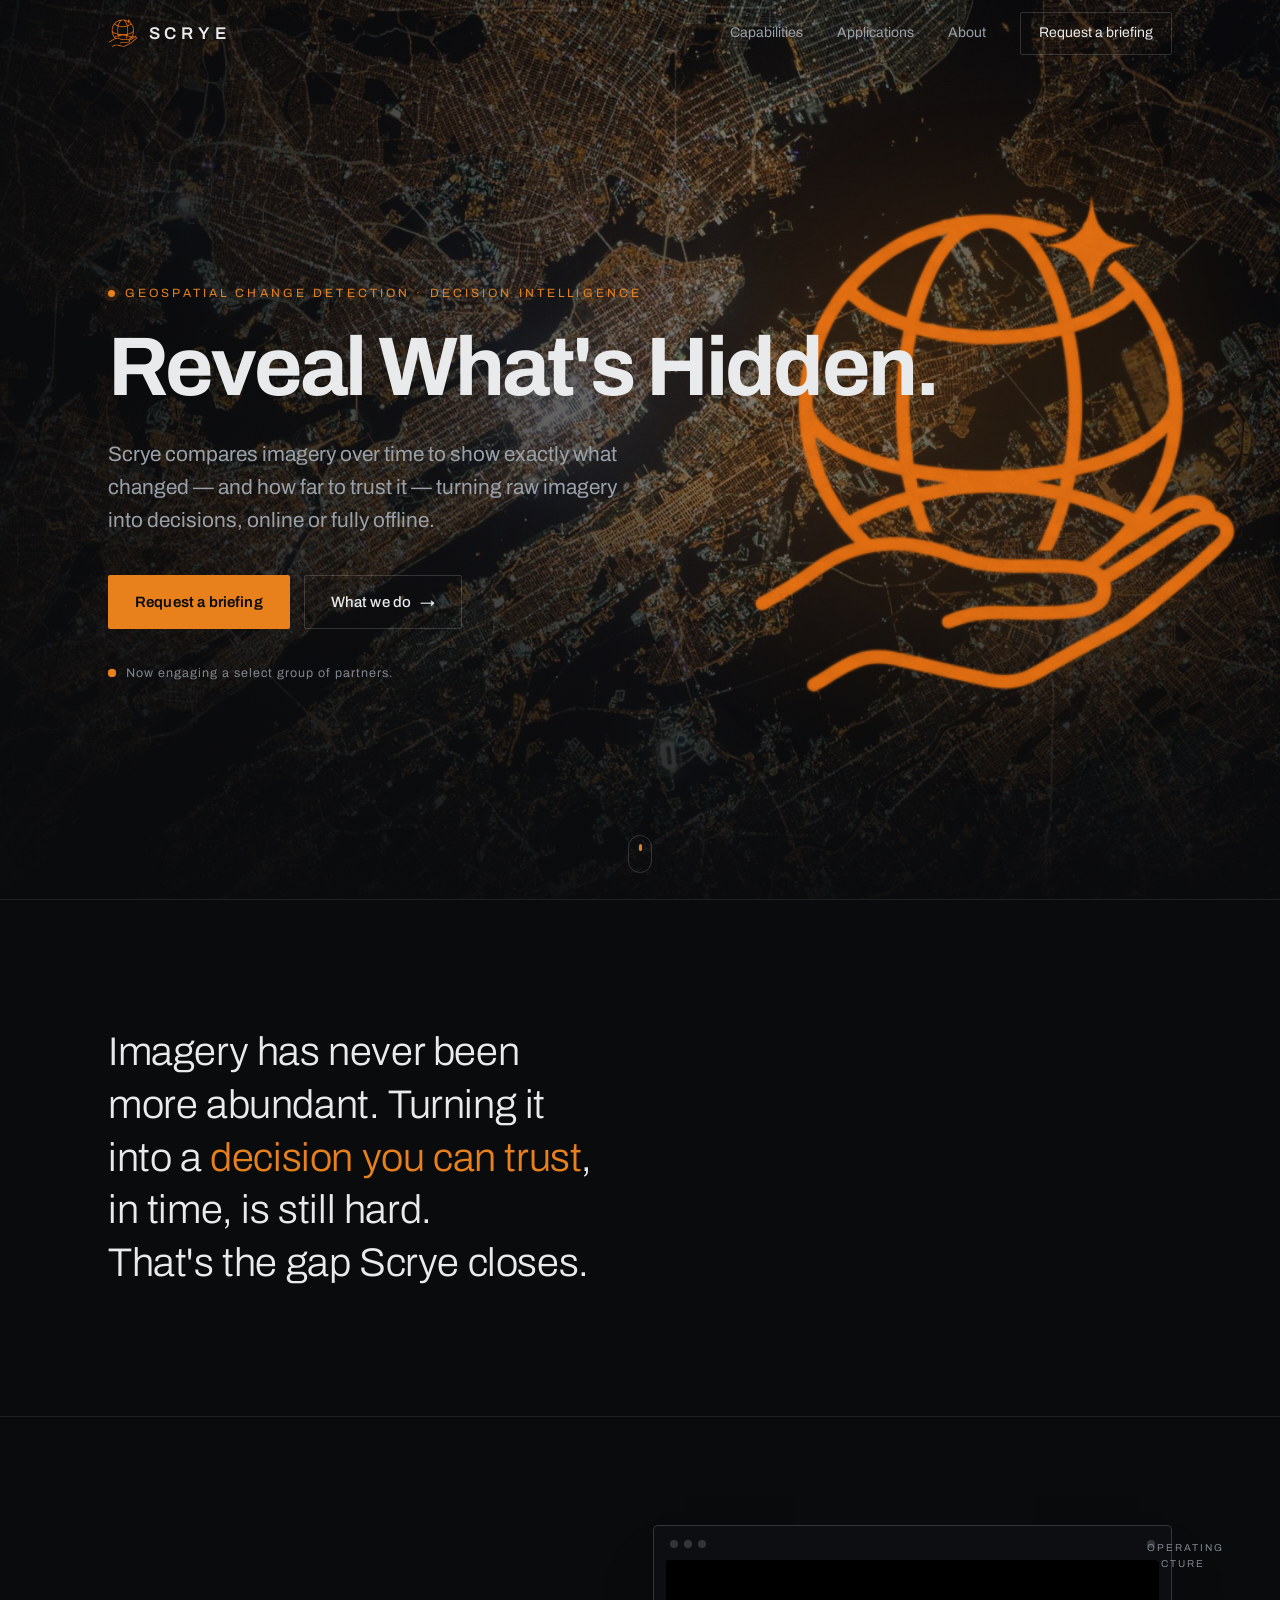
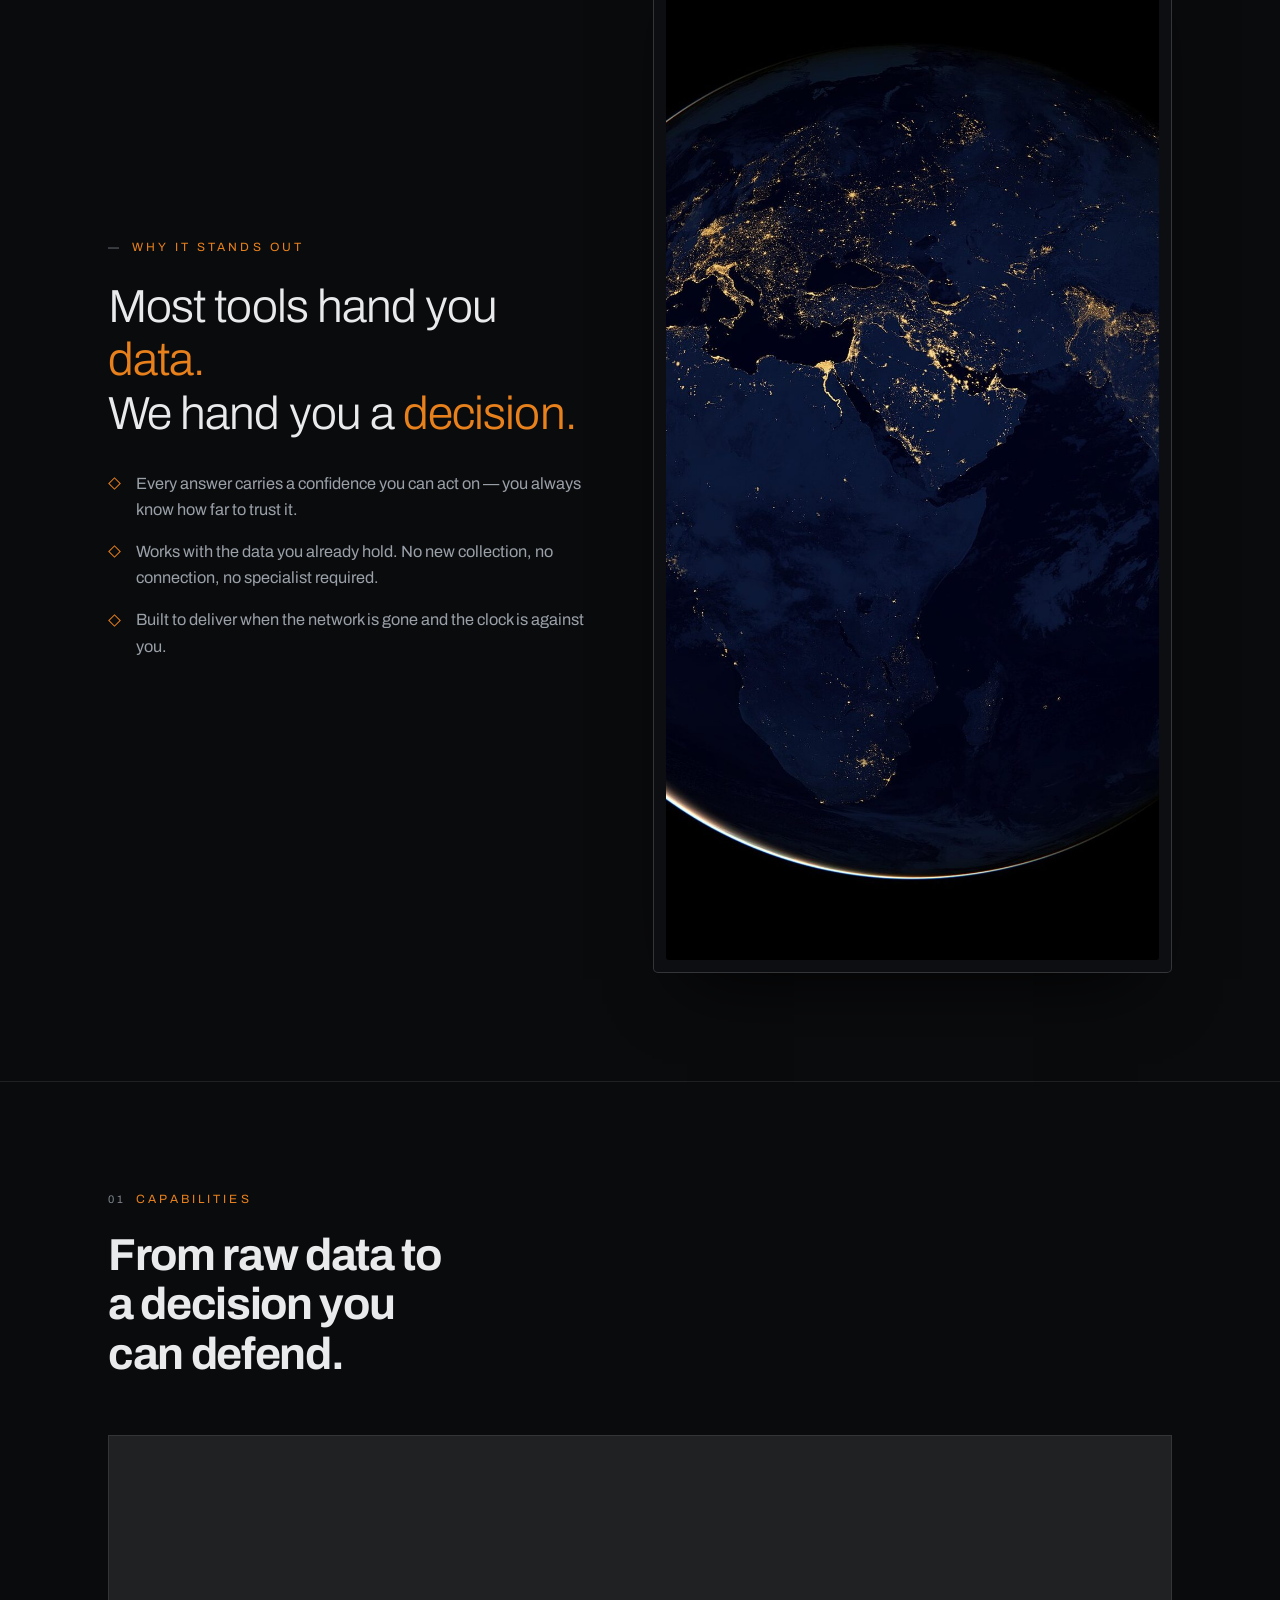
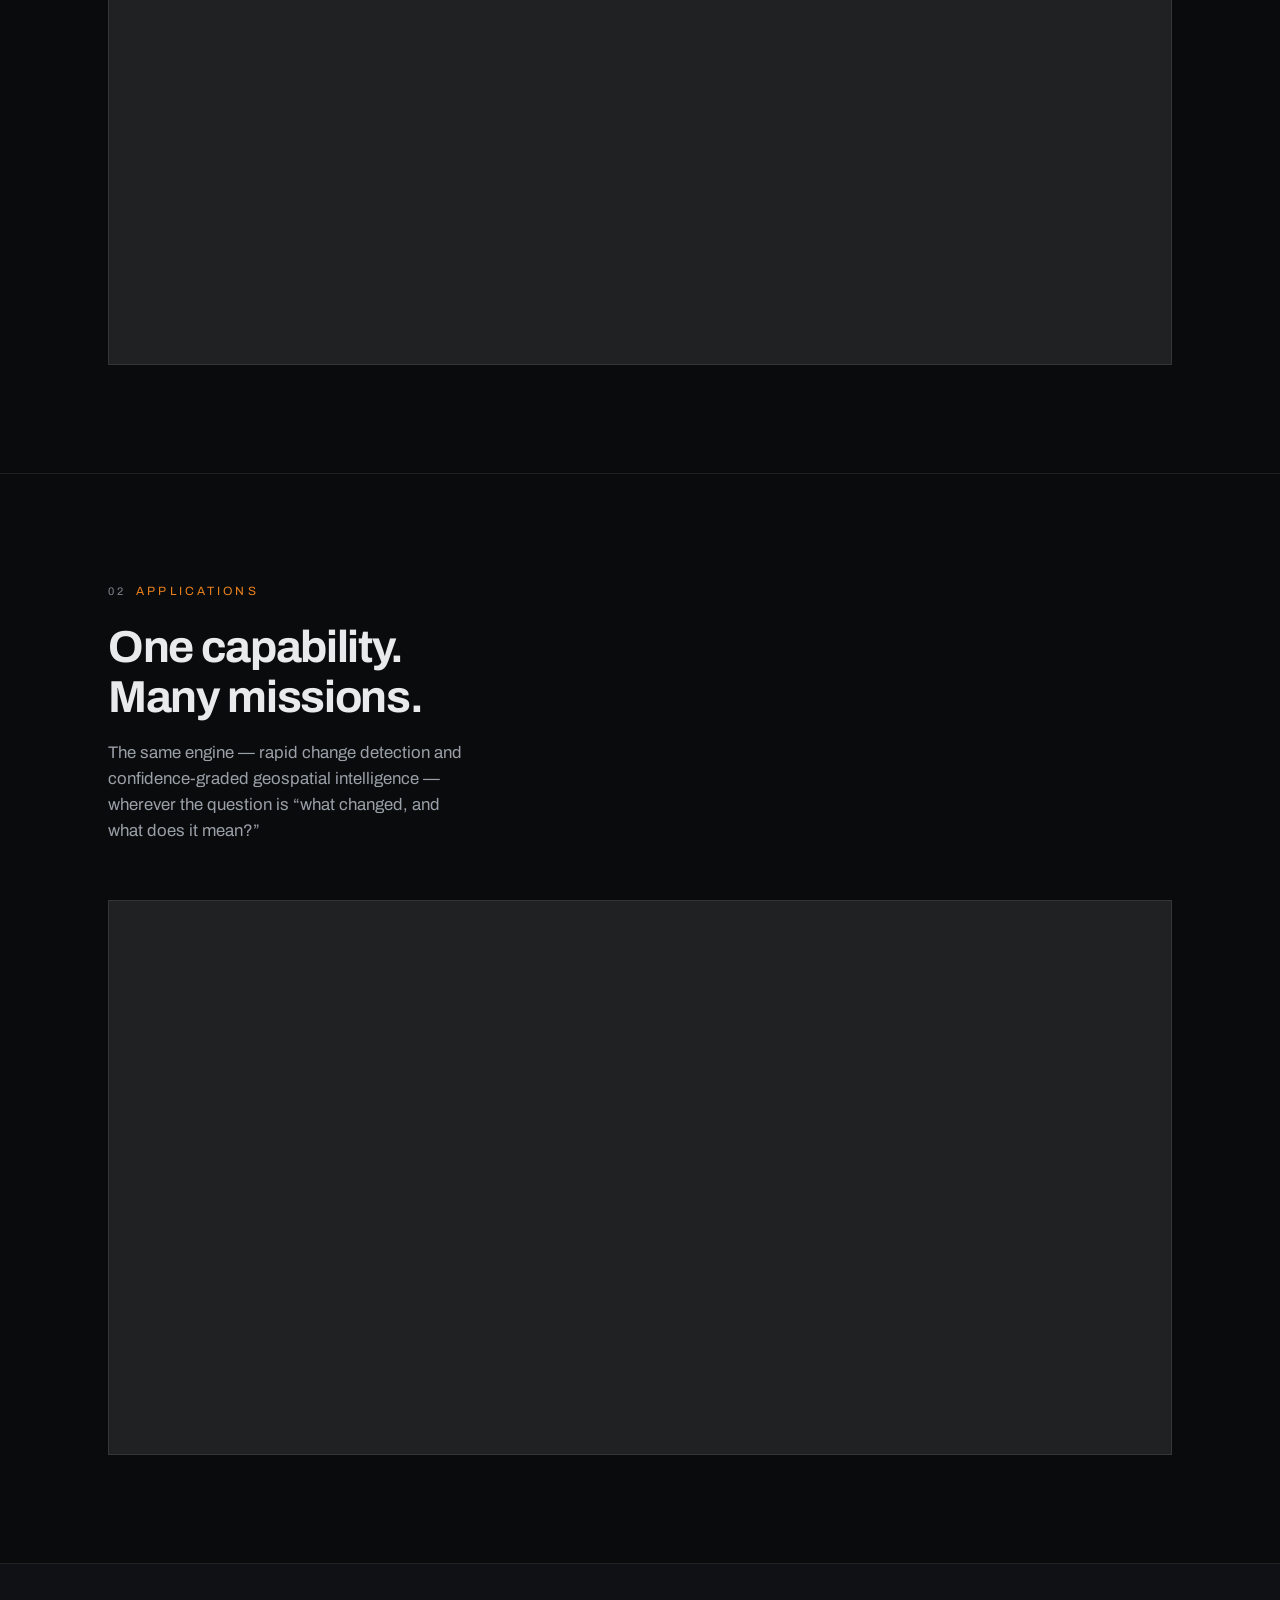
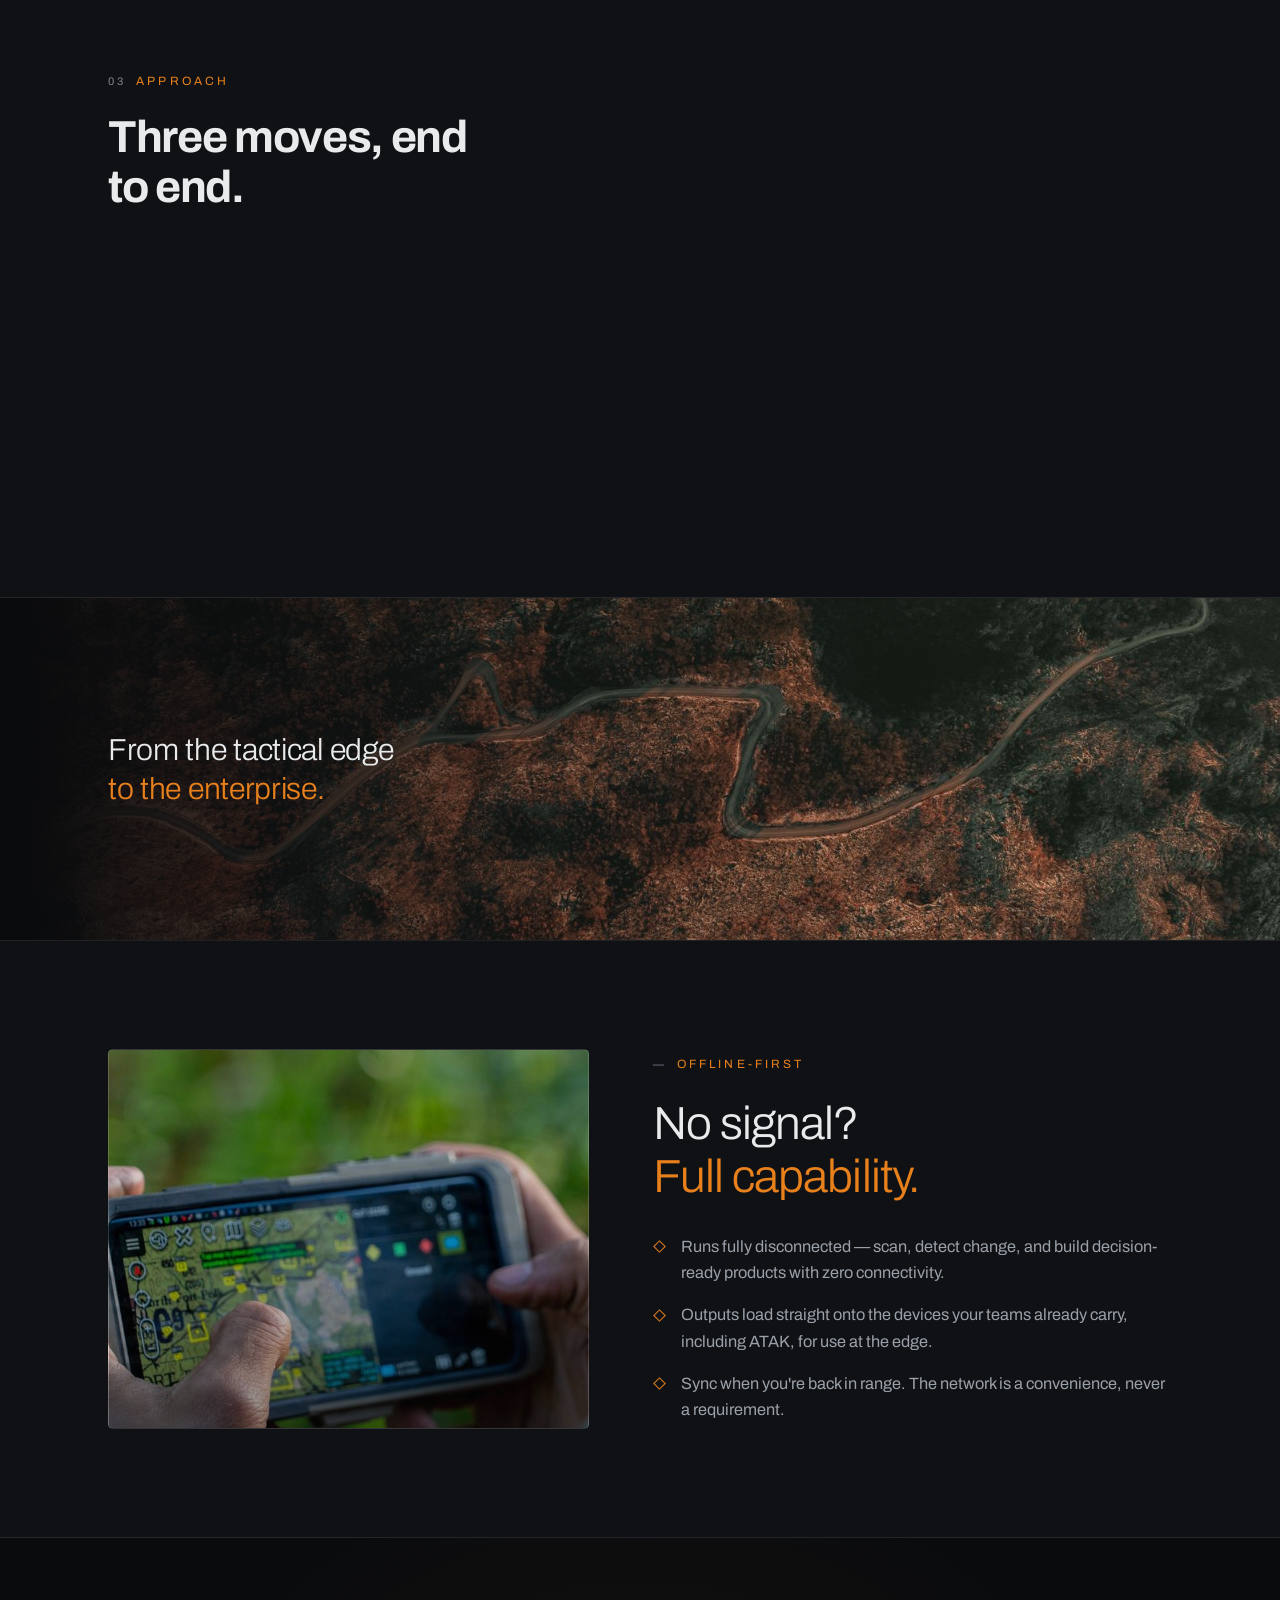
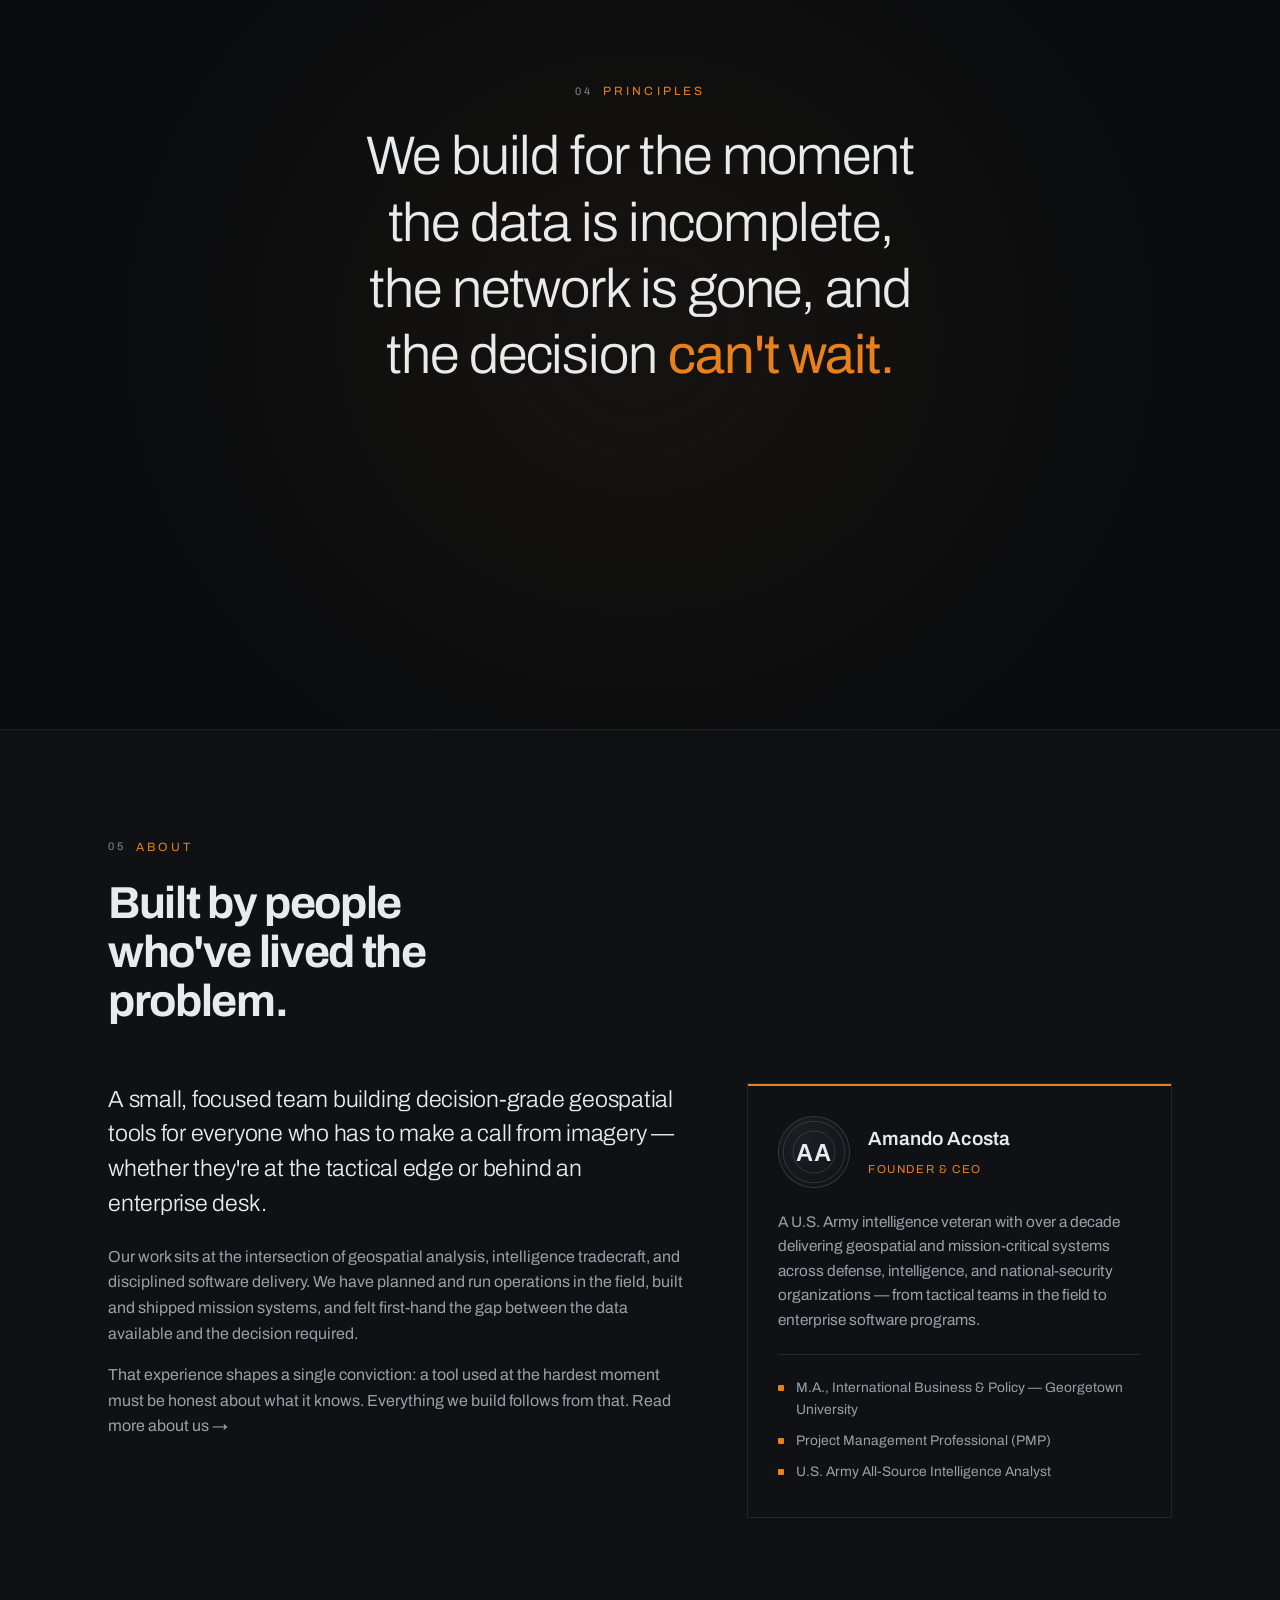
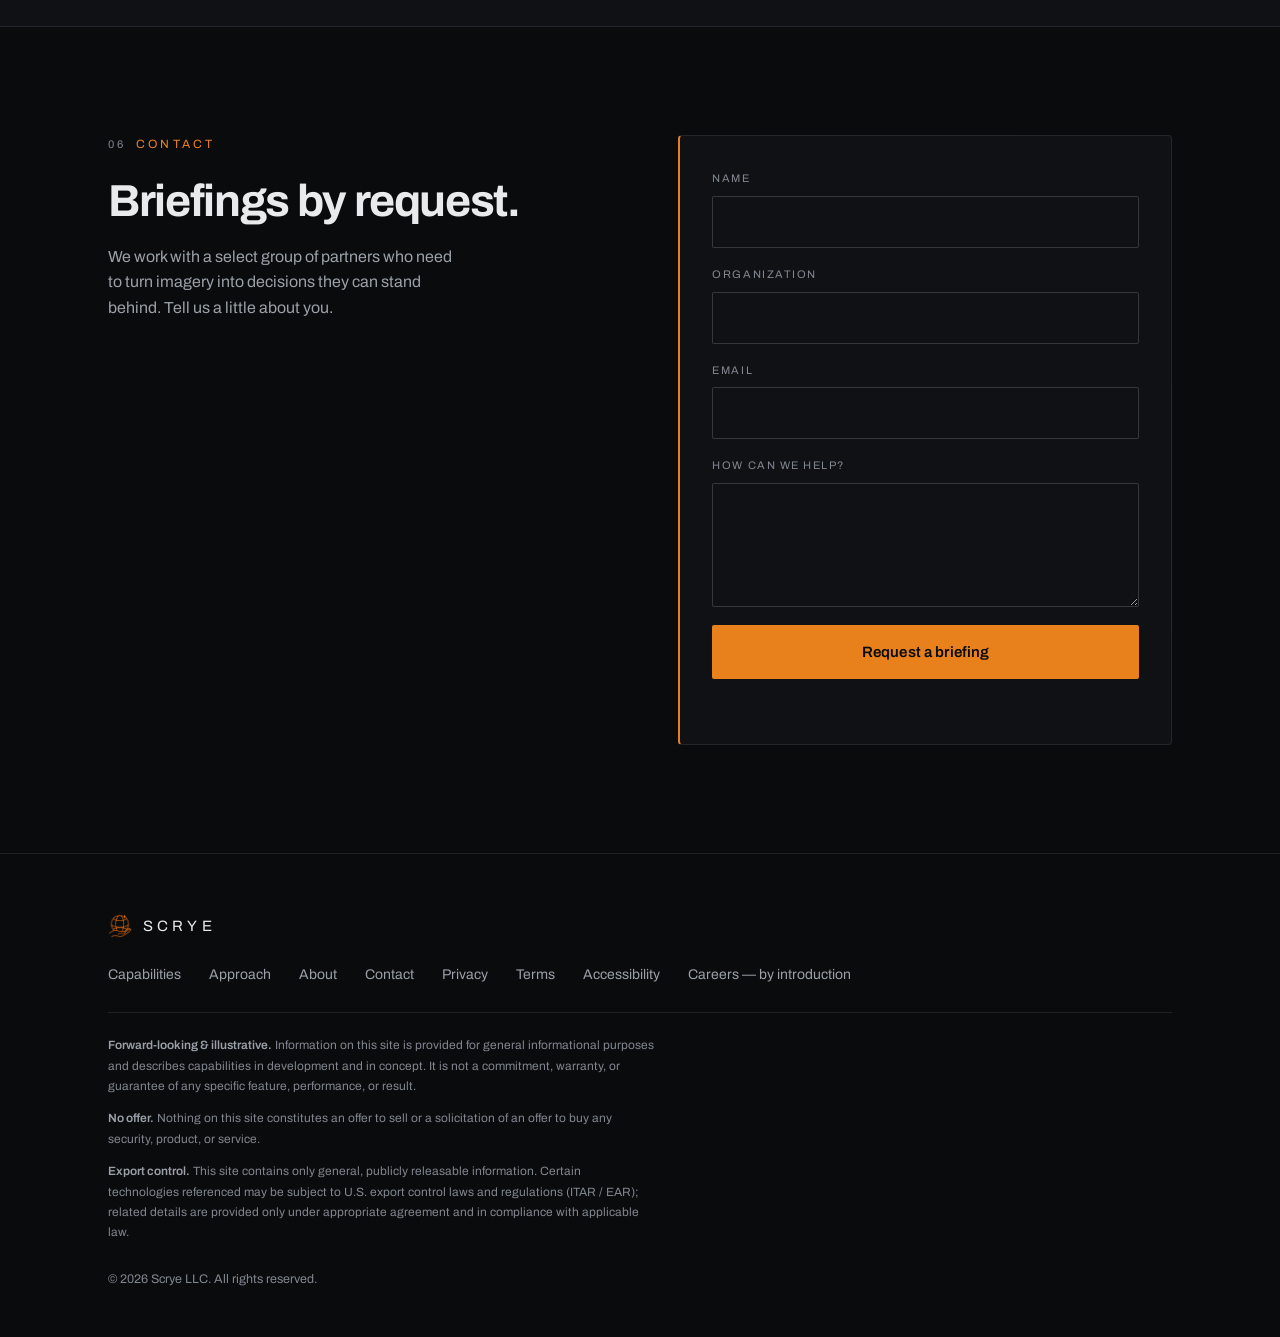
<file: index.html>
<!DOCTYPE html>
<html lang="en">
<head>
  <meta charset="UTF-8" />
  <meta name="viewport" content="width=device-width, initial-scale=1.0" />

  <title>Scrye — Rapid change detection &amp; geospatial decision intelligence</title>
  <meta name="description" content="Scrye turns imagery and elevation into decision-ready intelligence — detecting change over time, grading its own confidence, and working online or fully offline." />

  <meta name="robots" content="noindex, nofollow" />
  <meta http-equiv="Content-Security-Policy" content="default-src 'self'; script-src 'self' https://cloud.umami.is; connect-src 'self' https://cloud.umami.is https://formsubmit.co; img-src 'self' data:; style-src 'self'; font-src 'self'; form-action 'self' https://formsubmit.co; object-src 'none'; base-uri 'self';" />
  <meta name="referrer" content="strict-origin-when-cross-origin" />

  <meta property="og:type" content="website" />
  <meta property="og:url" content="https://scryeinsights.com/" />
  <meta property="og:title" content="Scrye — Rapid change detection &amp; geospatial decision intelligence" />
  <meta property="og:description" content="Detect change, grade confidence, decide faster — online or fully offline." />
  <meta property="og:image" content="https://scryeinsights.com/assets/og.png" />
  <meta property="og:image:width" content="1200" />
  <meta property="og:image:height" content="630" />
  <meta name="twitter:card" content="summary_large_image" />
  <meta name="twitter:title" content="Scrye — Rapid change detection &amp; geospatial decision intelligence" />
  <meta name="twitter:description" content="Detect change, grade confidence, decide faster — online or fully offline." />
  <meta name="twitter:image" content="https://scryeinsights.com/assets/og.png" />

  <meta name="theme-color" content="#0A0B0D" />
  <link rel="icon" type="image/png" href="assets/favicon.png" />
  <link rel="stylesheet" href="styles.css?v=5" />
</head>

<body>
  <a class="skip-link" href="#main">Skip to content</a>

  <!-- ───────────────────────── NAV ───────────────────────── -->
  <header class="nav" id="nav">
    <div class="container nav__inner">
      <a class="brand" href="#top" aria-label="Scrye — home">
        <img class="brand__mark" src="assets/scrye-mark.png" alt="" width="30" height="30" />
        <span class="brand__name">Scrye</span>
      </a>

      <nav class="nav__links" aria-label="Primary">
        <a href="#capabilities">Capabilities</a>
        <a href="#applications">Applications</a>
        <a href="#about">About</a>
        <a class="nav__cta" href="#contact">Request a briefing</a>
      </nav>

      <button class="nav__toggle" id="navToggle" aria-label="Open menu" aria-expanded="false" aria-controls="mobileMenu">
        <span></span><span></span><span></span>
      </button>
    </div>

    <div class="mobile-menu" id="mobileMenu" hidden>
      <a href="#capabilities">Capabilities</a>
      <a href="#applications">Applications</a>
      <a href="#about">About</a>
      <a href="#contact">Request a briefing</a>
    </div>
  </header>

  <main id="main">
    <span id="top"></span>

    <!-- ───────────────────────── HERO ───────────────────────── -->
    <section class="hero">
      <div class="hero__photo" aria-hidden="true"></div>
      <img class="hero__mark" src="assets/scrye-mark.png" alt="" aria-hidden="true" />

      <div class="container hero__inner">
        <p class="eyebrow"><span class="eyebrow__dot"></span>Geospatial change detection · decision intelligence</p>
        <h1 class="hero__title">Reveal What's Hidden.</h1>
        <p class="hero__lead">
          Scrye compares imagery over time to show exactly what changed —
          and how far to trust it — turning raw imagery into decisions,
          online or fully offline.
        </p>
        <div class="hero__actions">
          <a class="btn btn--primary" href="#contact">Request a briefing</a>
          <a class="btn btn--ghost" href="#capabilities">What we do <span aria-hidden="true">→</span></a>
        </div>
        <p class="hero__avail"><span class="pulse"></span>Now engaging a select group of partners.</p>
      </div>

      <a class="hero__scroll" href="#premise" aria-label="Scroll to learn more">
        <span></span>
      </a>
    </section>

    <!-- ───────────────────────── PREMISE ───────────────────────── -->
    <section class="premise" id="premise">
      <div class="container">
        <p class="premise__text">
          Imagery has never been more abundant. Turning it into a
          <em>decision you can trust</em>, in time, is still hard.<br class="hide-mobile" />
          That's the gap Scrye closes.
        </p>
      </div>
    </section>

    <!-- ───────────────────────── SHOWCASE / WHY IT STANDS OUT ───────────────────────── -->
    <section class="section showcase" id="difference">
      <div class="container showcase__grid">
        <div>
          <p class="eyebrow"><span class="eyebrow__idx">—</span>Why it stands out</p>
          <p class="showcase__lead">Most tools hand you <span class="accent">data.</span><br />We hand you a <span class="accent">decision.</span></p>
          <ul class="showcase__points">
            <li>Every answer carries a confidence you can act on — you always know how far to trust it.</li>
            <li>Works with the data you already hold. No new collection, no connection, no specialist required.</li>
            <li>Built to deliver when the network is gone and the clock is against you.</li>
          </ul>
        </div>
        <div class="device-frame">
          <div class="device-frame__top">
            <span></span><span></span><span></span>
            <span class="device-frame__tag">Operating picture</span>
          </div>
          <img src="assets/showcase.jpg" alt="NASA Black Marble satellite view of Earth at night — city lights glowing across Africa, Europe, and the Middle East." width="1600" height="1000" />
        </div>
      </div>
    </section>

    <!-- ───────────────────────── CAPABILITIES ───────────────────────── -->
    <section class="section" id="capabilities">
      <div class="container">
        <header class="section__head">
          <p class="eyebrow"><span class="eyebrow__idx">01</span>Capabilities</p>
          <h2 class="section__title">From raw data to a decision you can defend.</h2>
        </header>

        <div class="cards">
          <article class="card reveal">
            <div class="card__top">
              <span class="card__icon" aria-hidden="true"><svg viewBox="0 0 24 24"><rect x="4" y="4" width="16" height="16" rx="2"/><path d="M20 4 L4 20"/><circle cx="9" cy="9" r="1.4"/><circle cx="15" cy="15" r="1.4"/></svg></span>
              <span class="card__num">01</span>
            </div>
            <h3 class="card__title">Rapid change detection</h3>
            <p class="card__body">Compare imagery across time and surface exactly what changed — new construction, damage, movement, or progress — in minutes, not weeks.</p>
          </article>

          <article class="card reveal">
            <div class="card__top">
              <span class="card__icon" aria-hidden="true"><svg viewBox="0 0 24 24"><path d="M12 2 2 7l10 5 10-5-10-5Z"/><path d="M2 12l10 5 10-5"/><path d="M2 17l10 5 10-5"/></svg></span>
              <span class="card__num">02</span>
            </div>
            <h3 class="card__title">From imagery to intelligence</h3>
            <p class="card__body">Scan, query, and ingest imagery and elevation from many sources into one clear, current picture.</p>
          </article>

          <article class="card reveal">
            <div class="card__top">
              <span class="card__icon" aria-hidden="true"><svg viewBox="0 0 24 24"><path d="M3 18a9 9 0 1 1 18 0"/><path d="M12 18l4-5"/><circle cx="12" cy="18" r="1.3"/></svg></span>
              <span class="card__num">03</span>
            </div>
            <h3 class="card__title">Honest about uncertainty</h3>
            <p class="card__body">Every output carries a clear measure of confidence. You always know exactly how far to trust the answer.</p>
          </article>

          <article class="card reveal">
            <div class="card__top">
              <span class="card__icon" aria-hidden="true"><svg viewBox="0 0 24 24"><rect x="7" y="7" width="10" height="10" rx="1.5"/><path d="M10 7V4M14 7V4M10 20v-3M14 20v-3M7 10H4M7 14H4M20 10h-3M20 14h-3"/></svg></span>
              <span class="card__num">04</span>
            </div>
            <h3 class="card__title">Connected or disconnected</h3>
            <p class="card__body">Runs in the cloud or fully offline on the device — the same answers whether you're online or cut off in the field.</p>
          </article>

          <article class="card reveal">
            <div class="card__top">
              <span class="card__icon" aria-hidden="true"><svg viewBox="0 0 24 24"><path d="M2 12s3.5-7 10-7 10 7 10 7-3.5 7-10 7S2 12 2 12Z"/><circle cx="12" cy="12" r="3"/></svg></span>
              <span class="card__num">05</span>
            </div>
            <h3 class="card__title">No specialist required</h3>
            <p class="card__body">Built for the people making the call, not just GIS experts. Clear answers anyone on the team can read and act on.</p>
          </article>

          <article class="card reveal">
            <div class="card__top">
              <span class="card__icon" aria-hidden="true"><svg viewBox="0 0 24 24"><path d="M10 13a5 5 0 0 0 7.54.54l3-3a5 5 0 0 0-7.07-7.07l-1.72 1.71"/><path d="M14 11a5 5 0 0 0-7.54-.54l-3 3a5 5 0 0 0 7.07 7.07l1.71-1.71"/></svg></span>
              <span class="card__num">06</span>
            </div>
            <h3 class="card__title">Interoperable by design</h3>
            <p class="card__body">Findings flow cleanly into the tools and devices already in use, in the formats they already speak.</p>
          </article>
        </div>
      </div>
    </section>

    <!-- ───────────────────────── APPLICATIONS ───────────────────────── -->
    <section class="section" id="applications">
      <div class="container">
        <header class="section__head">
          <p class="eyebrow"><span class="eyebrow__idx">02</span>Applications</p>
          <h2 class="section__title">One capability. Many missions.</h2>
          <p class="section__sub">The same engine — rapid change detection and confidence-graded geospatial intelligence — wherever the question is &ldquo;what changed, and what does it mean?&rdquo;</p>
        </header>

        <div class="cards">
          <article class="card reveal">
            <div class="card__top">
              <span class="card__icon" aria-hidden="true"><svg viewBox="0 0 24 24"><path d="M12 3 5 6v6c0 4.2 3 6.6 7 9 4-2.4 7-4.8 7-9V6l-7-3Z"/></svg></span>
              <span class="card__num">Defense</span>
            </div>
            <h3 class="card__title">Defense &amp; operational</h3>
            <p class="card__body">Situational awareness and terrain understanding for teams operating in contested, austere, and disconnected environments — at the speed of the mission.</p>
          </article>

          <article class="card reveal">
            <div class="card__top">
              <span class="card__icon" aria-hidden="true"><svg viewBox="0 0 24 24"><path d="M3 11 12 3l9 8"/><path d="M5 10v10h14V10"/><path d="M10 20v-5h4v5"/></svg></span>
              <span class="card__num">Insurance</span>
            </div>
            <h3 class="card__title">Insurance &amp; property</h3>
            <p class="card__body">Assess property condition and how it changes over time to support underwriting and faster, evidence-based claims — one input among several, never the whole story.</p>
          </article>

          <article class="card reveal">
            <div class="card__top">
              <span class="card__icon" aria-hidden="true"><svg viewBox="0 0 24 24"><path d="M3 19 9.5 8l3.5 5 2.5-4L21 19Z"/></svg></span>
              <span class="card__num">Resources</span>
            </div>
            <h3 class="card__title">Mining &amp; resources</h3>
            <p class="card__body">Track pit progress, stockpiles, and site activity over time — independent ground truth for operations, investment diligence, and ESG monitoring.</p>
          </article>

          <article class="card reveal">
            <div class="card__top">
              <span class="card__icon" aria-hidden="true"><svg viewBox="0 0 24 24"><rect x="5" y="4" width="14" height="16" rx="1"/><path d="M9 8h2M13 8h2M9 12h2M13 12h2M9 16h2M13 16h2"/></svg></span>
              <span class="card__num">Infra</span>
            </div>
            <h3 class="card__title">Infrastructure &amp; response</h3>
            <p class="card__body">Monitor construction and critical infrastructure, and assess damage after a disaster — at the speed events demand.</p>
          </article>
        </div>
      </div>
    </section>

    <!-- ───────────────────────── APPROACH ───────────────────────── -->
    <section class="section section--alt" id="approach">
      <div class="container">
        <header class="section__head">
          <p class="eyebrow"><span class="eyebrow__idx">03</span>Approach</p>
          <h2 class="section__title">Three moves, end to end.</h2>
        </header>

        <ol class="steps">
          <li class="step reveal">
            <span class="step__num">01</span>
            <h3 class="step__title">Assess</h3>
            <p class="step__body">Point it at your data. It catalogs what's there, classifies it, and tells you plainly what analysis is possible — and at what confidence.</p>
          </li>
          <li class="step reveal">
            <span class="step__num">02</span>
            <h3 class="step__title">Analyze</h3>
            <p class="step__body">Run the questions that matter against the best available source, with a confidence measure attached to every result.</p>
          </li>
          <li class="step reveal">
            <span class="step__num">03</span>
            <h3 class="step__title">Act</h3>
            <p class="step__body">Package decision-ready products for whoever acts on them — in the field or at a desk — in the formats your systems already understand.</p>
          </li>
        </ol>
      </div>
    </section>

    <!-- ───────────────────────── IMAGE BAND (abstract terrain) ───────────────────────── -->
    <section class="band">
      <img class="band__img" src="assets/band.jpg" alt="Aerial satellite view of terrain crossed by a winding road." />
      <div class="band__overlay">
        <div class="container">
          <p class="band__caption">From the tactical edge<br /><span class="accent">to the enterprise.</span></p>
        </div>
      </div>
    </section>

    <!-- ───────────────────────── OFFLINE / EDGE (ATAK) ───────────────────────── -->
    <section class="section section--alt" id="offline">
      <div class="container showcase__grid">
        <div class="edge__media" role="img" aria-label="A rugged handheld running a tactical map application, used offline in the field"></div>
        <div>
          <p class="eyebrow"><span class="eyebrow__idx">—</span>Offline-first</p>
          <p class="showcase__lead">No signal?<br /><span class="accent">Full capability.</span></p>
          <ul class="showcase__points">
            <li>Runs fully disconnected — scan, detect change, and build decision-ready products with zero connectivity.</li>
            <li>Outputs load straight onto the devices your teams already carry, including ATAK, for use at the edge.</li>
            <li>Sync when you're back in range. The network is a convenience, never a requirement.</li>
          </ul>
        </div>
      </div>
    </section>

    <!-- ───────────────────────── PRINCIPLES / MANIFESTO ───────────────────────── -->
    <section class="manifesto" id="principles">
      <div class="container">
        <p class="eyebrow eyebrow--center"><span class="eyebrow__idx">04</span>Principles</p>
        <p class="manifesto__line">
          We build for the moment the data is incomplete,
          the network is gone, and the decision
          <span class="accent">can't wait.</span>
        </p>
        <ul class="tenets">
          <li class="reveal"><span>Truthful under pressure</span><p>Confidence is a first-class output, never an afterthought.</p></li>
          <li class="reveal"><span>Offline by default</span><p>Designed to perform with the network as a luxury, not a requirement.</p></li>
          <li class="reveal"><span>Standards-based</span><p>Open formats in, open formats out. No lock-in at the edge.</p></li>
          <li class="reveal"><span>Operator-first</span><p>Built around the person making the call, under real-world constraints.</p></li>
        </ul>
      </div>
    </section>

    <!-- ───────────────────────── ABOUT ───────────────────────── -->
    <section class="section section--alt" id="about">
      <div class="container">
        <header class="section__head">
          <p class="eyebrow"><span class="eyebrow__idx">05</span>About</p>
          <h2 class="section__title">Built by people who've lived the problem.</h2>
        </header>

        <div class="about__grid">
          <div>
            <p class="about__lead">A small, focused team building decision-grade geospatial tools for everyone who has to make a call from imagery — whether they're at the tactical edge or behind an enterprise desk.</p>
            <div class="about__body">
              <p>Our work sits at the intersection of geospatial analysis, intelligence tradecraft, and disciplined software delivery. We have planned and run operations in the field, built and shipped mission systems, and felt first-hand the gap between the data available and the decision required.</p>
              <p>That experience shapes a single conviction: a tool used at the hardest moment must be honest about what it knows. Everything we build follows from that. <a href="about.html">Read more about us →</a></p>
            </div>
          </div>

          <aside class="founder">
            <div class="founder__head">
              <span class="founder__avatar"><img src="assets/founder.svg" alt="Amando Acosta, Founder" width="72" height="72" /></span>
              <div>
                <div class="founder__name">Amando Acosta</div>
                <div class="founder__role">Founder &amp; CEO</div>
              </div>
            </div>
            <div class="founder__bio">
              <p>A U.S. Army intelligence veteran with over a decade delivering geospatial and mission-critical systems across defense, intelligence, and national-security organizations — from tactical teams in the field to enterprise software programs.</p>
            </div>
            <ul class="founder__creds">
              <li>M.A., International Business &amp; Policy — Georgetown University</li>
              <li>Project Management Professional (PMP)</li>
              <li>U.S. Army All-Source Intelligence Analyst</li>
            </ul>
          </aside>
        </div>
      </div>
    </section>

    <!-- ───────────────────────── CONTACT ───────────────────────── -->
    <section class="section contact" id="contact">
      <div class="container contact__grid">
        <div class="contact__intro">
          <p class="eyebrow"><span class="eyebrow__idx">06</span>Contact</p>
          <h2 class="section__title">Briefings by request.</h2>
          <p class="contact__lead">
            We work with a select group of partners who need to turn imagery
            into decisions they can stand behind. Tell us a little about you.
          </p>
        </div>

        <div class="contact__panel">
          <form id="contactForm" class="contact__form" action="https://formsubmit.co/c0872cd69e478d45a5770e12d210d9a6" method="POST">
            <input type="hidden" name="_subject" value="New inquiry from scryeinsights.com" />
            <input type="hidden" name="_captcha" value="false" />
            <input type="hidden" name="_template" value="table" />
            <input type="hidden" name="_next" value="https://scryeinsights.com/" />
            <input type="text" name="_honey" tabindex="-1" autocomplete="off" aria-hidden="true" class="contact__honey" />
            <div class="field">
              <label for="cf-name">Name</label>
              <input id="cf-name" name="name" type="text" required autocomplete="name" />
            </div>
            <div class="field">
              <label for="cf-org">Organization</label>
              <input id="cf-org" name="organization" type="text" autocomplete="organization" />
            </div>
            <div class="field">
              <label for="cf-email">Email</label>
              <input id="cf-email" name="email" type="email" required autocomplete="email" />
            </div>
            <div class="field">
              <label for="cf-message">How can we help?</label>
              <textarea id="cf-message" name="message" rows="4"></textarea>
            </div>
            <button class="btn btn--primary btn--block" type="submit">Request a briefing</button>
            <p class="form-note" id="formNote" role="status" aria-live="polite"></p>
          </form>
        </div>
      </div>
    </section>
  </main>

  <!-- ───────────────────────── FOOTER ───────────────────────── -->
  <footer class="footer">
    <div class="container footer__inner">
      <div class="footer__brand">
        <img class="brand__mark" src="assets/scrye-mark.png" alt="" width="30" height="30" />
        <span class="brand__name">Scrye</span>
      </div>

      <nav class="footer__links" aria-label="Footer">
        <a href="#capabilities">Capabilities</a>
        <a href="#approach">Approach</a>
        <a href="#about">About</a>
        <a href="#contact">Contact</a>
        <a href="privacy.html">Privacy</a>
        <a href="terms.html">Terms</a>
        <a href="accessibility.html">Accessibility</a>
        <a href="#contact">Careers — by introduction</a>
      </nav>

      <div class="footer__fineprint">
        <p><strong>Forward-looking &amp; illustrative.</strong> Information on this site is provided for general informational purposes and describes capabilities in development and in concept. It is not a commitment, warranty, or guarantee of any specific feature, performance, or result.</p>
        <p><strong>No offer.</strong> Nothing on this site constitutes an offer to sell or a solicitation of an offer to buy any security, product, or service.</p>
        <p><strong>Export control.</strong> This site contains only general, publicly releasable information. Certain technologies referenced may be subject to U.S. export control laws and regulations (ITAR / EAR); related details are provided only under appropriate agreement and in compliance with applicable law.</p>
      </div>

      <p class="footer__legal">© <span id="year">2026</span> Scrye LLC. All rights reserved.</p>
    </div>
  </footer>

  <script src="main.js"></script>
  <script defer src="https://cloud.umami.is/script.js" data-website-id="6c2b9000-b624-4407-827d-663142415365"></script>
</body>
</html>
</file>
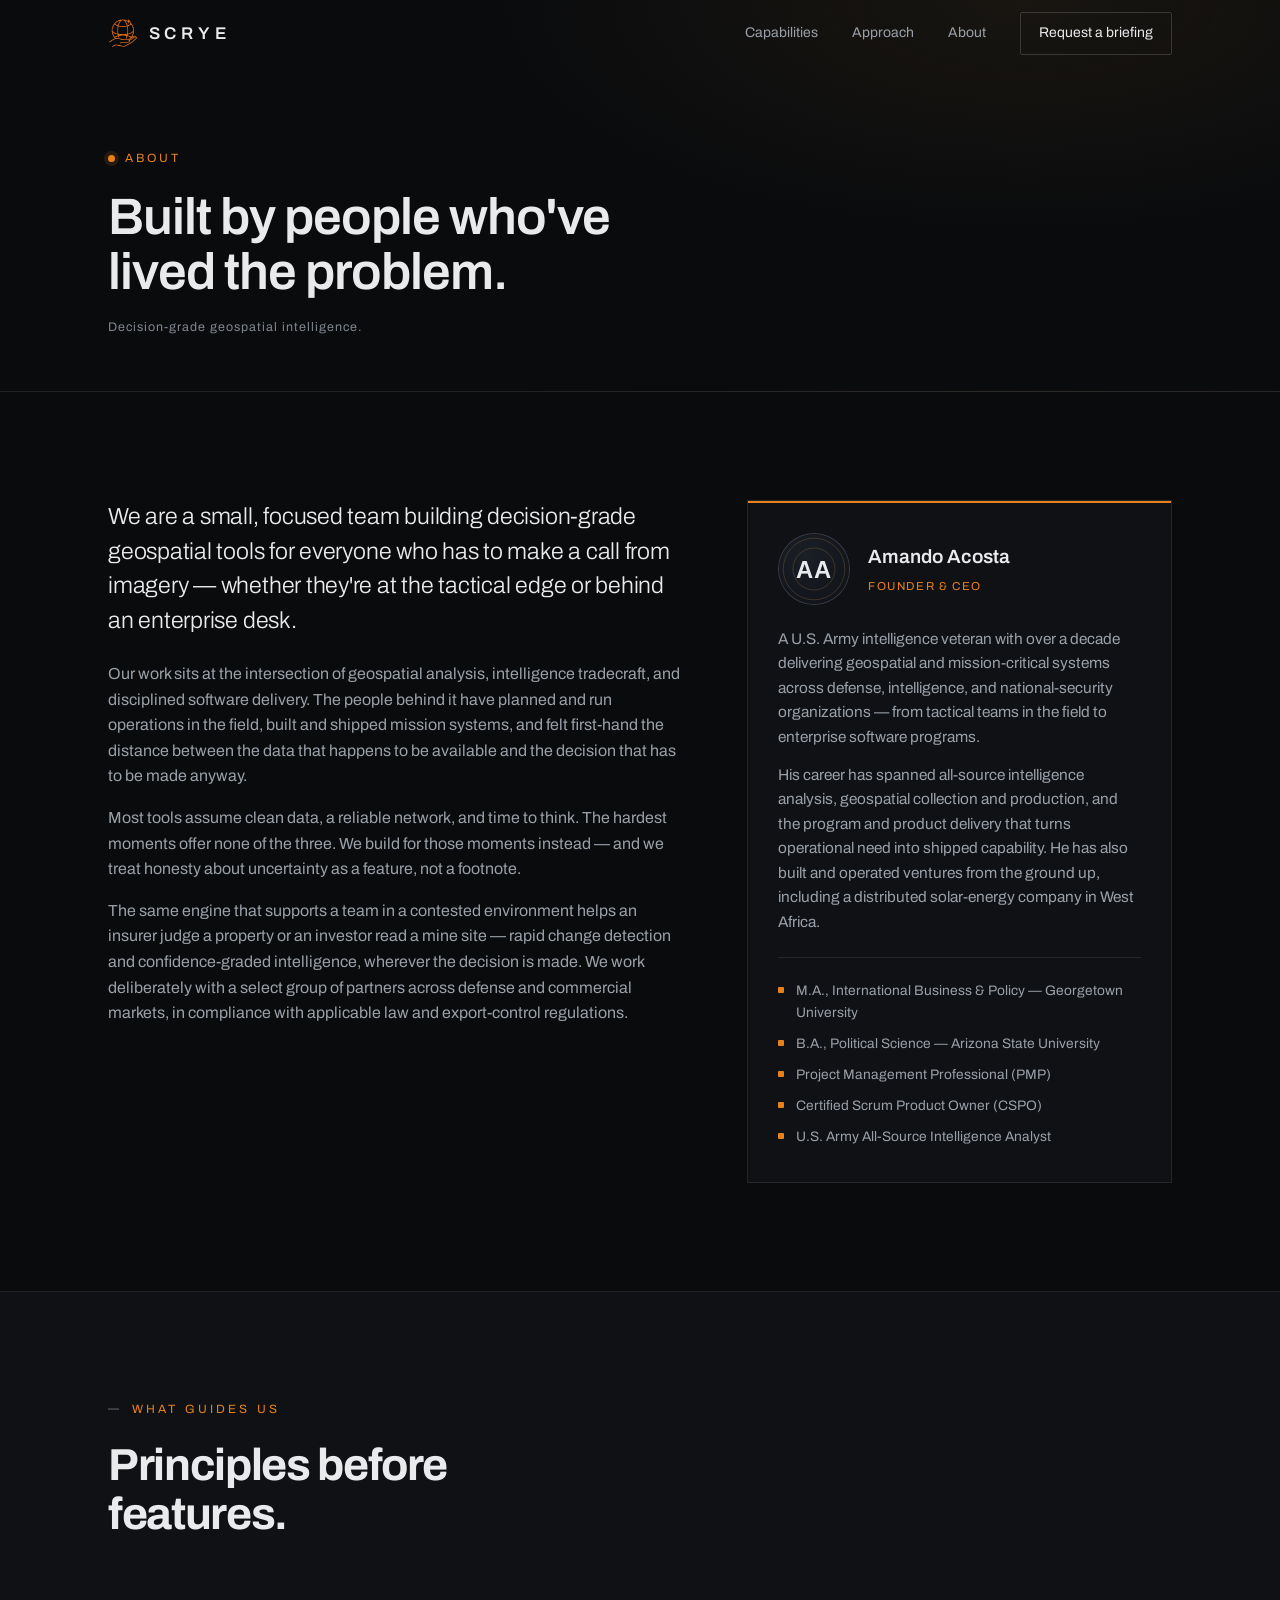
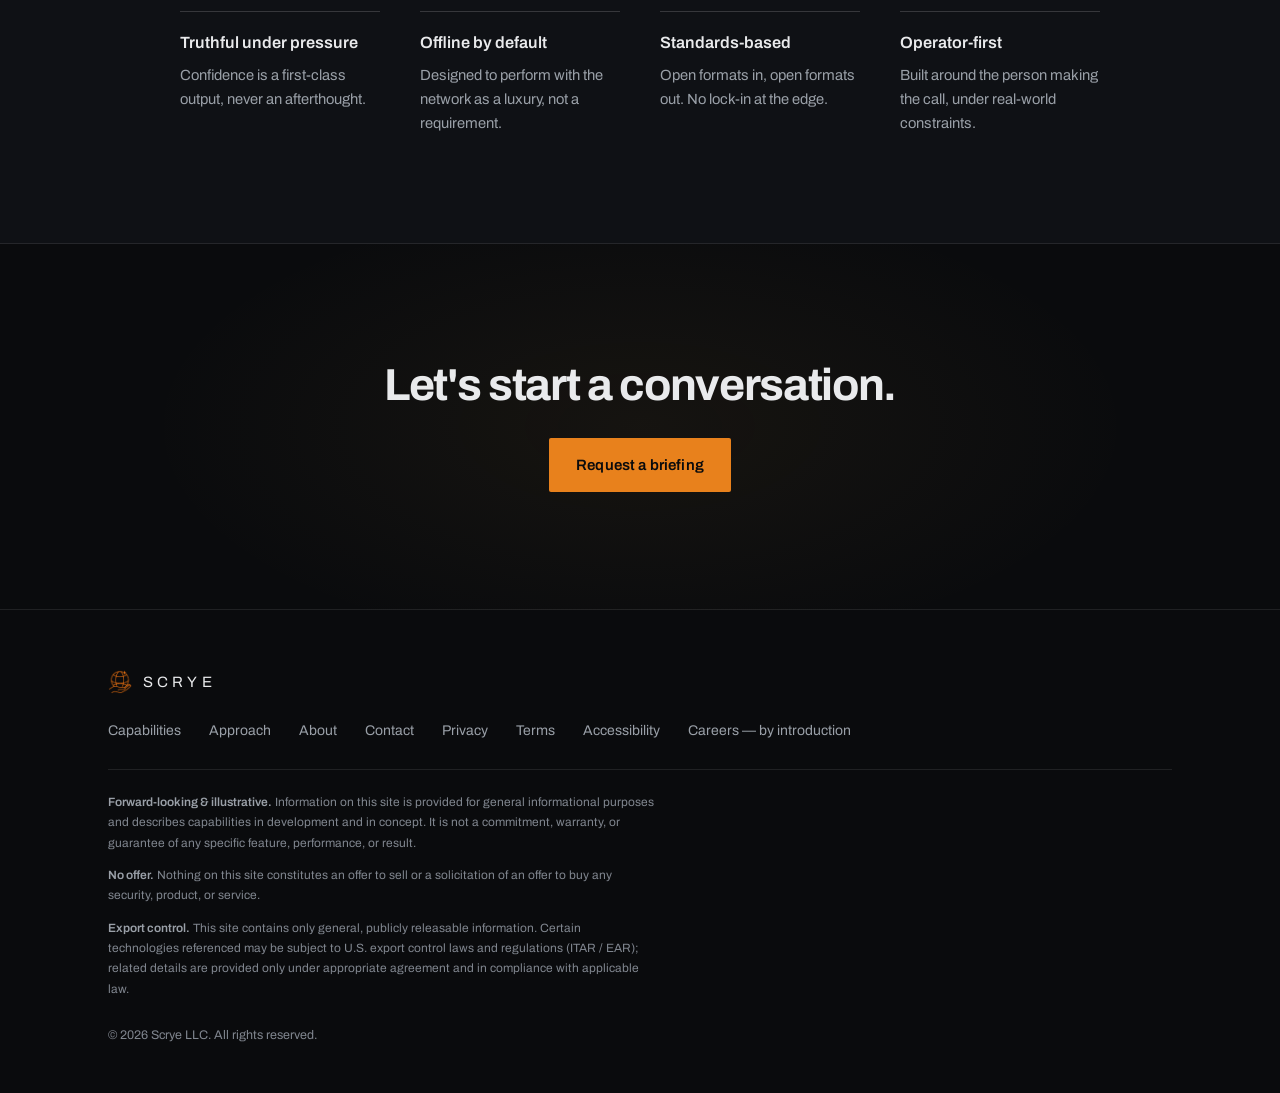
<file: about.html>
<!DOCTYPE html>
<html lang="en">
<head>
  <meta charset="UTF-8" />
  <meta name="viewport" content="width=device-width, initial-scale=1.0" />
  <title>About — Scrye</title>
  <meta name="description" content="Scrye builds decision-grade geospatial tools for environments where the data is incomplete and the stakes are not. Founded by a U.S. Army intelligence veteran." />
  <meta name="robots" content="noindex, nofollow" />
  <meta http-equiv="Content-Security-Policy" content="default-src 'self'; script-src 'self' https://cloud.umami.is; connect-src 'self' https://cloud.umami.is; img-src 'self' data:; style-src 'self'; font-src 'self'; object-src 'none'; base-uri 'self';" />
  <meta name="referrer" content="strict-origin-when-cross-origin" />

  <meta property="og:type" content="website" />
  <meta property="og:title" content="Scrye" />
  <meta property="og:description" content="Geospatial change detection � decision intelligence." />
  <meta property="og:image" content="https://scryeinsights.com/assets/og.png" />
  <meta name="twitter:card" content="summary_large_image" />
  <meta name="twitter:image" content="https://scryeinsights.com/assets/og.png" />
  <meta name="theme-color" content="#0A0B0D" />
  <link rel="icon" type="image/png" href="assets/favicon.png" />
  <link rel="stylesheet" href="styles.css?v=5" />
</head>

<body class="subpage">
  <a class="skip-link" href="#main">Skip to content</a>

  <header class="nav" id="nav">
    <div class="container nav__inner">
      <a class="brand" href="index.html" aria-label="Scrye — home">
        <img class="brand__mark" src="assets/scrye-mark.png" alt="" width="30" height="30" />
        <span class="brand__name">Scrye</span>
      </a>
      <nav class="nav__links" aria-label="Primary">
        <a href="index.html#capabilities">Capabilities</a>
        <a href="index.html#approach">Approach</a>
        <a href="about.html" aria-current="page">About</a>
        <a class="nav__cta" href="index.html#contact">Request a briefing</a>
      </nav>
      <button class="nav__toggle" id="navToggle" aria-label="Open menu" aria-expanded="false" aria-controls="mobileMenu">
        <span></span><span></span><span></span>
      </button>
    </div>
    <div class="mobile-menu" id="mobileMenu" hidden>
      <a href="index.html#capabilities">Capabilities</a>
      <a href="index.html#approach">Approach</a>
      <a href="about.html">About</a>
      <a href="index.html#contact">Request a briefing</a>
    </div>
  </header>

  <main id="main">
    <section class="page-hero">
      <div class="container">
        <p class="eyebrow"><span class="eyebrow__dot"></span>About</p>
        <h1>Built by people who've<br />lived the problem.</h1>
        <p class="page-hero__meta">Decision-grade geospatial intelligence.</p>
      </div>
    </section>

    <section class="section">
      <div class="container about__grid">
        <div>
          <p class="about__lead">We are a small, focused team building decision-grade geospatial tools for everyone who has to make a call from imagery — whether they're at the tactical edge or behind an enterprise desk.</p>
          <div class="about__body">
            <p>Our work sits at the intersection of geospatial analysis, intelligence tradecraft, and disciplined software delivery. The people behind it have planned and run operations in the field, built and shipped mission systems, and felt first-hand the distance between the data that happens to be available and the decision that has to be made anyway.</p>
            <p>Most tools assume clean data, a reliable network, and time to think. The hardest moments offer none of the three. We build for those moments instead — and we treat honesty about uncertainty as a feature, not a footnote.</p>
            <p>The same engine that supports a team in a contested environment helps an insurer judge a property or an investor read a mine site — rapid change detection and confidence-graded intelligence, wherever the decision is made. We work deliberately with a select group of partners across defense and commercial markets, in compliance with applicable law and export-control regulations.</p>
          </div>
        </div>

        <aside class="founder">
          <div class="founder__head">
            <span class="founder__avatar"><img src="assets/founder.svg" alt="Amando Acosta, Founder" width="72" height="72" /></span>
            <div>
              <div class="founder__name">Amando Acosta</div>
              <div class="founder__role">Founder &amp; CEO</div>
            </div>
          </div>
          <div class="founder__bio">
            <p>A U.S. Army intelligence veteran with over a decade delivering geospatial and mission-critical systems across defense, intelligence, and national-security organizations — from tactical teams in the field to enterprise software programs.</p>
            <p>His career has spanned all-source intelligence analysis, geospatial collection and production, and the program and product delivery that turns operational need into shipped capability. He has also built and operated ventures from the ground up, including a distributed solar-energy company in West Africa.</p>
          </div>
          <ul class="founder__creds">
            <li>M.A., International Business &amp; Policy — Georgetown University</li>
            <li>B.A., Political Science — Arizona State University</li>
            <li>Project Management Professional (PMP)</li>
            <li>Certified Scrum Product Owner (CSPO)</li>
            <li>U.S. Army All-Source Intelligence Analyst</li>
          </ul>
        </aside>
      </div>
    </section>

    <section class="section section--alt">
      <div class="container">
        <header class="section__head">
          <p class="eyebrow"><span class="eyebrow__idx">—</span>What guides us</p>
          <h2 class="section__title">Principles before features.</h2>
        </header>
        <ul class="tenets">
          <li><span>Truthful under pressure</span><p>Confidence is a first-class output, never an afterthought.</p></li>
          <li><span>Offline by default</span><p>Designed to perform with the network as a luxury, not a requirement.</p></li>
          <li><span>Standards-based</span><p>Open formats in, open formats out. No lock-in at the edge.</p></li>
          <li><span>Operator-first</span><p>Built around the person making the call, under real-world constraints.</p></li>
        </ul>
      </div>
    </section>

    <section class="cta">
      <div class="container">
        <h2 class="section__title">Let's start a conversation.</h2>
        <a class="btn btn--primary" href="index.html#contact">Request a briefing</a>
      </div>
    </section>
  </main>

  <footer class="footer">
    <div class="container footer__inner">
      <div class="footer__brand">
        <img class="brand__mark" src="assets/scrye-mark.png" alt="" width="30" height="30" />
        <span class="brand__name">Scrye</span>
      </div>
      <nav class="footer__links" aria-label="Footer">
        <a href="index.html#capabilities">Capabilities</a>
        <a href="index.html#approach">Approach</a>
        <a href="about.html">About</a>
        <a href="index.html#contact">Contact</a>
        <a href="privacy.html">Privacy</a>
        <a href="terms.html">Terms</a>
        <a href="accessibility.html">Accessibility</a>
        <a href="index.html#contact">Careers — by introduction</a>
      </nav>
      <div class="footer__fineprint">
        <p><strong>Forward-looking &amp; illustrative.</strong> Information on this site is provided for general informational purposes and describes capabilities in development and in concept. It is not a commitment, warranty, or guarantee of any specific feature, performance, or result.</p>
        <p><strong>No offer.</strong> Nothing on this site constitutes an offer to sell or a solicitation of an offer to buy any security, product, or service.</p>
        <p><strong>Export control.</strong> This site contains only general, publicly releasable information. Certain technologies referenced may be subject to U.S. export control laws and regulations (ITAR / EAR); related details are provided only under appropriate agreement and in compliance with applicable law.</p>
      </div>
      <p class="footer__legal">© <span id="year">2026</span> Scrye LLC. All rights reserved.</p>
    </div>
  </footer>

  <script src="main.js"></script>
  <script defer src="https://cloud.umami.is/script.js" data-website-id="6c2b9000-b624-4407-827d-663142415365"></script>
</body>
</html>
</file>
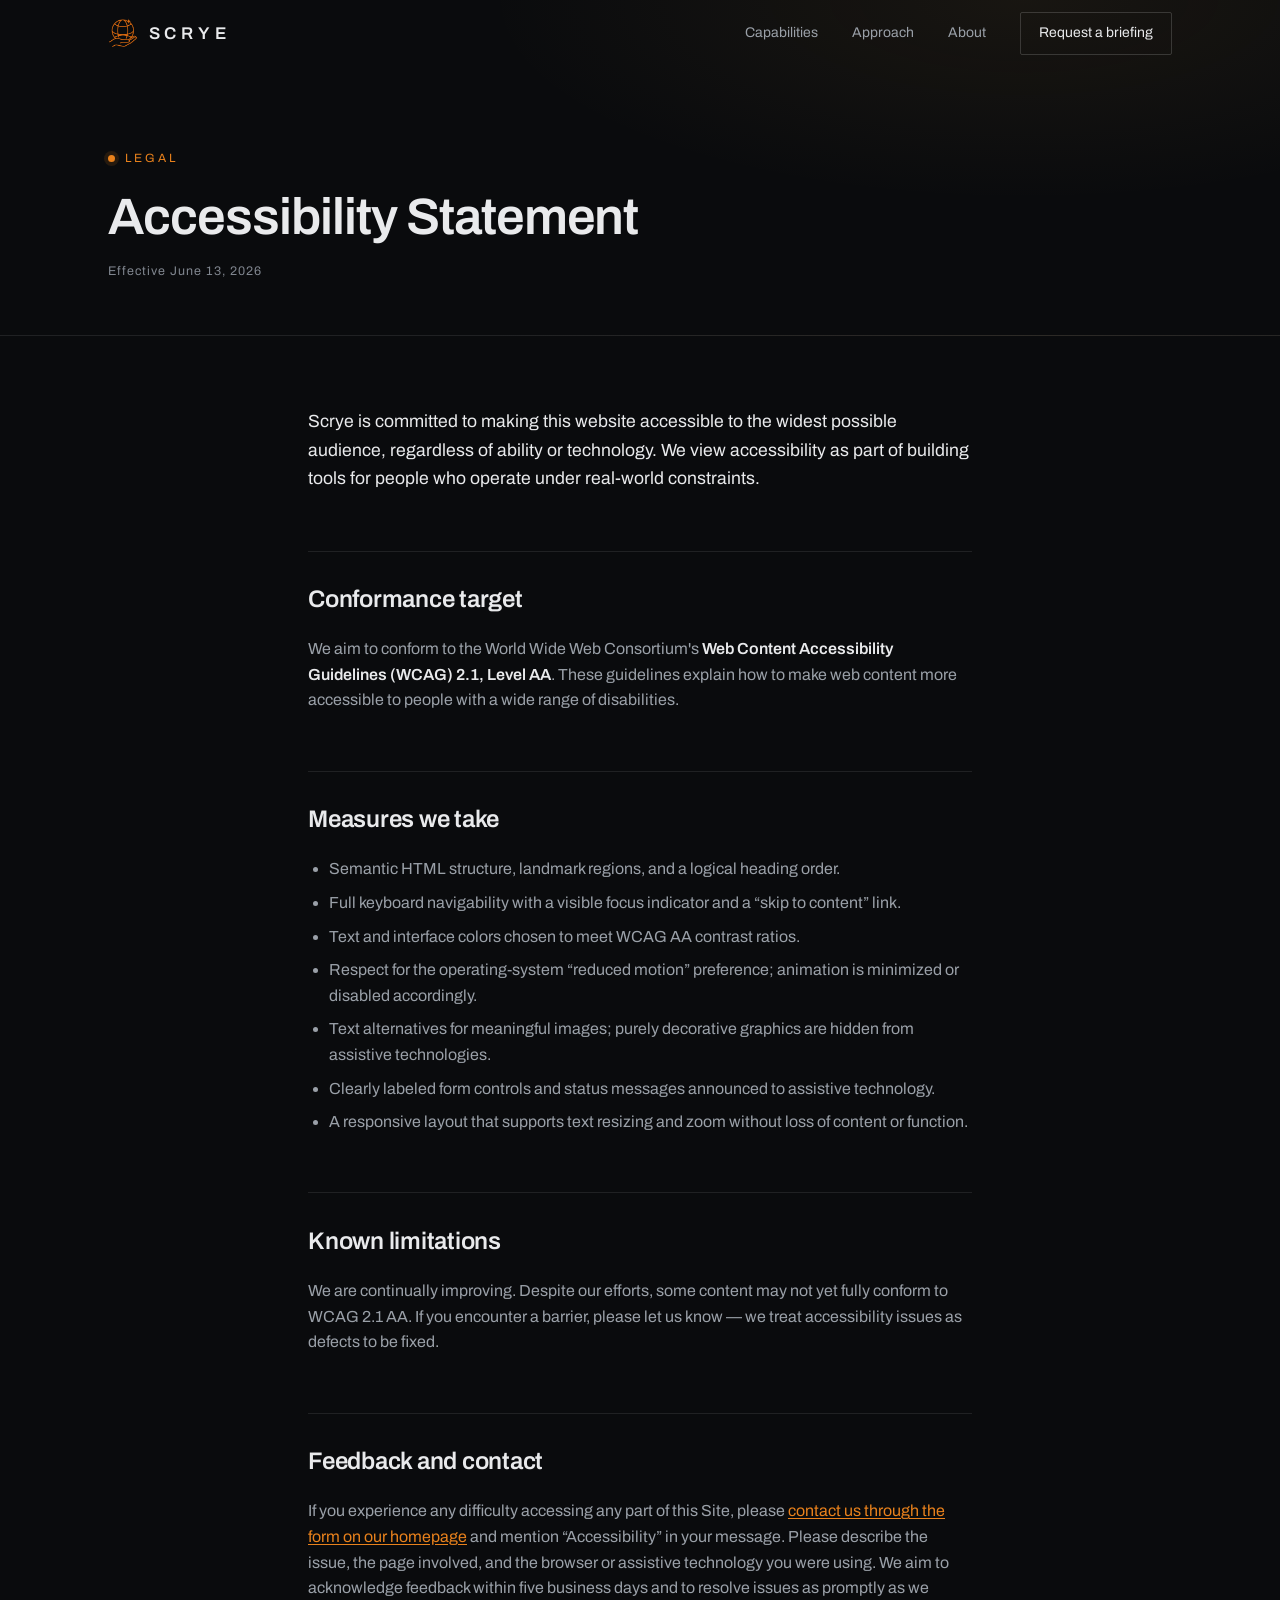
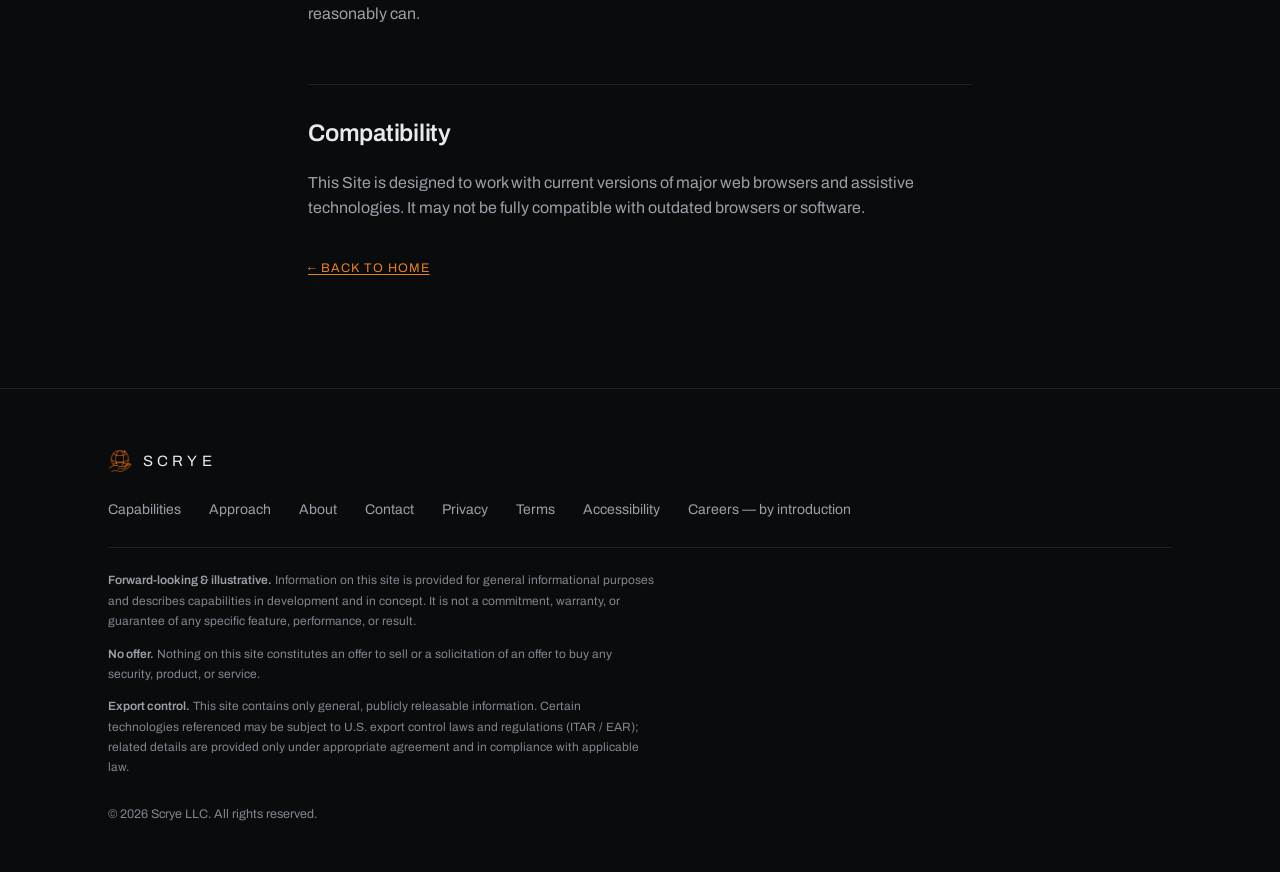
<file: accessibility.html>
<!DOCTYPE html>
<html lang="en">
<head>
  <meta charset="UTF-8" />
  <meta name="viewport" content="width=device-width, initial-scale=1.0" />
  <title>Accessibility — Scrye</title>
  <meta name="description" content="Scrye's commitment to digital accessibility, targeting WCAG 2.1 Level AA, and how to report a barrier." />
  <meta name="robots" content="noindex, nofollow" />
  <meta http-equiv="Content-Security-Policy" content="default-src 'self'; script-src 'self' https://cloud.umami.is; connect-src 'self' https://cloud.umami.is; img-src 'self' data:; style-src 'self'; font-src 'self'; object-src 'none'; base-uri 'self';" />
  <meta name="referrer" content="strict-origin-when-cross-origin" />

  <meta property="og:type" content="website" />
  <meta property="og:title" content="Scrye" />
  <meta property="og:description" content="Geospatial change detection � decision intelligence." />
  <meta property="og:image" content="https://scryeinsights.com/assets/og.png" />
  <meta name="twitter:card" content="summary_large_image" />
  <meta name="twitter:image" content="https://scryeinsights.com/assets/og.png" />
  <meta name="theme-color" content="#0A0B0D" />
  <link rel="icon" type="image/png" href="assets/favicon.png" />
  <link rel="stylesheet" href="styles.css?v=5" />
</head>

<body class="subpage">
  <a class="skip-link" href="#main">Skip to content</a>

  <header class="nav" id="nav">
    <div class="container nav__inner">
      <a class="brand" href="index.html" aria-label="Scrye — home">
        <img class="brand__mark" src="assets/scrye-mark.png" alt="" width="30" height="30" />
        <span class="brand__name">Scrye</span>
      </a>
      <nav class="nav__links" aria-label="Primary">
        <a href="index.html#capabilities">Capabilities</a>
        <a href="index.html#approach">Approach</a>
        <a href="about.html">About</a>
        <a class="nav__cta" href="index.html#contact">Request a briefing</a>
      </nav>
      <button class="nav__toggle" id="navToggle" aria-label="Open menu" aria-expanded="false" aria-controls="mobileMenu">
        <span></span><span></span><span></span>
      </button>
    </div>
    <div class="mobile-menu" id="mobileMenu" hidden>
      <a href="index.html#capabilities">Capabilities</a>
      <a href="index.html#approach">Approach</a>
      <a href="about.html">About</a>
      <a href="index.html#contact">Request a briefing</a>
    </div>
  </header>

  <main id="main">
    <section class="page-hero">
      <div class="container">
        <p class="eyebrow"><span class="eyebrow__dot"></span>Legal</p>
        <h1>Accessibility Statement</h1>
        <p class="page-hero__meta">Effective June 13, 2026</p>
      </div>
    </section>

    <section class="section section--article">
      <div class="container prose">
        <p class="prose__intro">Scrye is committed to making this website accessible to the widest possible audience, regardless of ability or technology. We view accessibility as part of building tools for people who operate under real-world constraints.</p>

        <h2>Conformance target</h2>
        <p>We aim to conform to the World Wide Web Consortium's <strong>Web Content Accessibility Guidelines (WCAG) 2.1, Level AA</strong>. These guidelines explain how to make web content more accessible to people with a wide range of disabilities.</p>

        <h2>Measures we take</h2>
        <ul>
          <li>Semantic HTML structure, landmark regions, and a logical heading order.</li>
          <li>Full keyboard navigability with a visible focus indicator and a &ldquo;skip to content&rdquo; link.</li>
          <li>Text and interface colors chosen to meet WCAG AA contrast ratios.</li>
          <li>Respect for the operating-system &ldquo;reduced motion&rdquo; preference; animation is minimized or disabled accordingly.</li>
          <li>Text alternatives for meaningful images; purely decorative graphics are hidden from assistive technologies.</li>
          <li>Clearly labeled form controls and status messages announced to assistive technology.</li>
          <li>A responsive layout that supports text resizing and zoom without loss of content or function.</li>
        </ul>

        <h2>Known limitations</h2>
        <p>We are continually improving. Despite our efforts, some content may not yet fully conform to WCAG 2.1 AA. If you encounter a barrier, please let us know — we treat accessibility issues as defects to be fixed.</p>

        <h2>Feedback and contact</h2>
        <p>If you experience any difficulty accessing any part of this Site, please <a href="index.html#contact">contact us through the form on our homepage</a> and mention &ldquo;Accessibility&rdquo; in your message. Please describe the issue, the page involved, and the browser or assistive technology you were using. We aim to acknowledge feedback within five business days and to resolve issues as promptly as we reasonably can.</p>

        <h2>Compatibility</h2>
        <p>This Site is designed to work with current versions of major web browsers and assistive technologies. It may not be fully compatible with outdated browsers or software.</p>

        <a class="backlink" href="index.html">← Back to home</a>
      </div>
    </section>
  </main>

  <footer class="footer">
    <div class="container footer__inner">
      <div class="footer__brand">
        <img class="brand__mark" src="assets/scrye-mark.png" alt="" width="30" height="30" />
        <span class="brand__name">Scrye</span>
      </div>
      <nav class="footer__links" aria-label="Footer">
        <a href="index.html#capabilities">Capabilities</a>
        <a href="index.html#approach">Approach</a>
        <a href="about.html">About</a>
        <a href="index.html#contact">Contact</a>
        <a href="privacy.html">Privacy</a>
        <a href="terms.html">Terms</a>
        <a href="accessibility.html">Accessibility</a>
        <a href="index.html#contact">Careers — by introduction</a>
      </nav>
      <div class="footer__fineprint">
        <p><strong>Forward-looking &amp; illustrative.</strong> Information on this site is provided for general informational purposes and describes capabilities in development and in concept. It is not a commitment, warranty, or guarantee of any specific feature, performance, or result.</p>
        <p><strong>No offer.</strong> Nothing on this site constitutes an offer to sell or a solicitation of an offer to buy any security, product, or service.</p>
        <p><strong>Export control.</strong> This site contains only general, publicly releasable information. Certain technologies referenced may be subject to U.S. export control laws and regulations (ITAR / EAR); related details are provided only under appropriate agreement and in compliance with applicable law.</p>
      </div>
      <p class="footer__legal">© <span id="year">2026</span> Scrye LLC. All rights reserved.</p>
    </div>
  </footer>

  <script src="main.js"></script>
  <script defer src="https://cloud.umami.is/script.js" data-website-id="6c2b9000-b624-4407-827d-663142415365"></script>
</body>
</html>
</file>
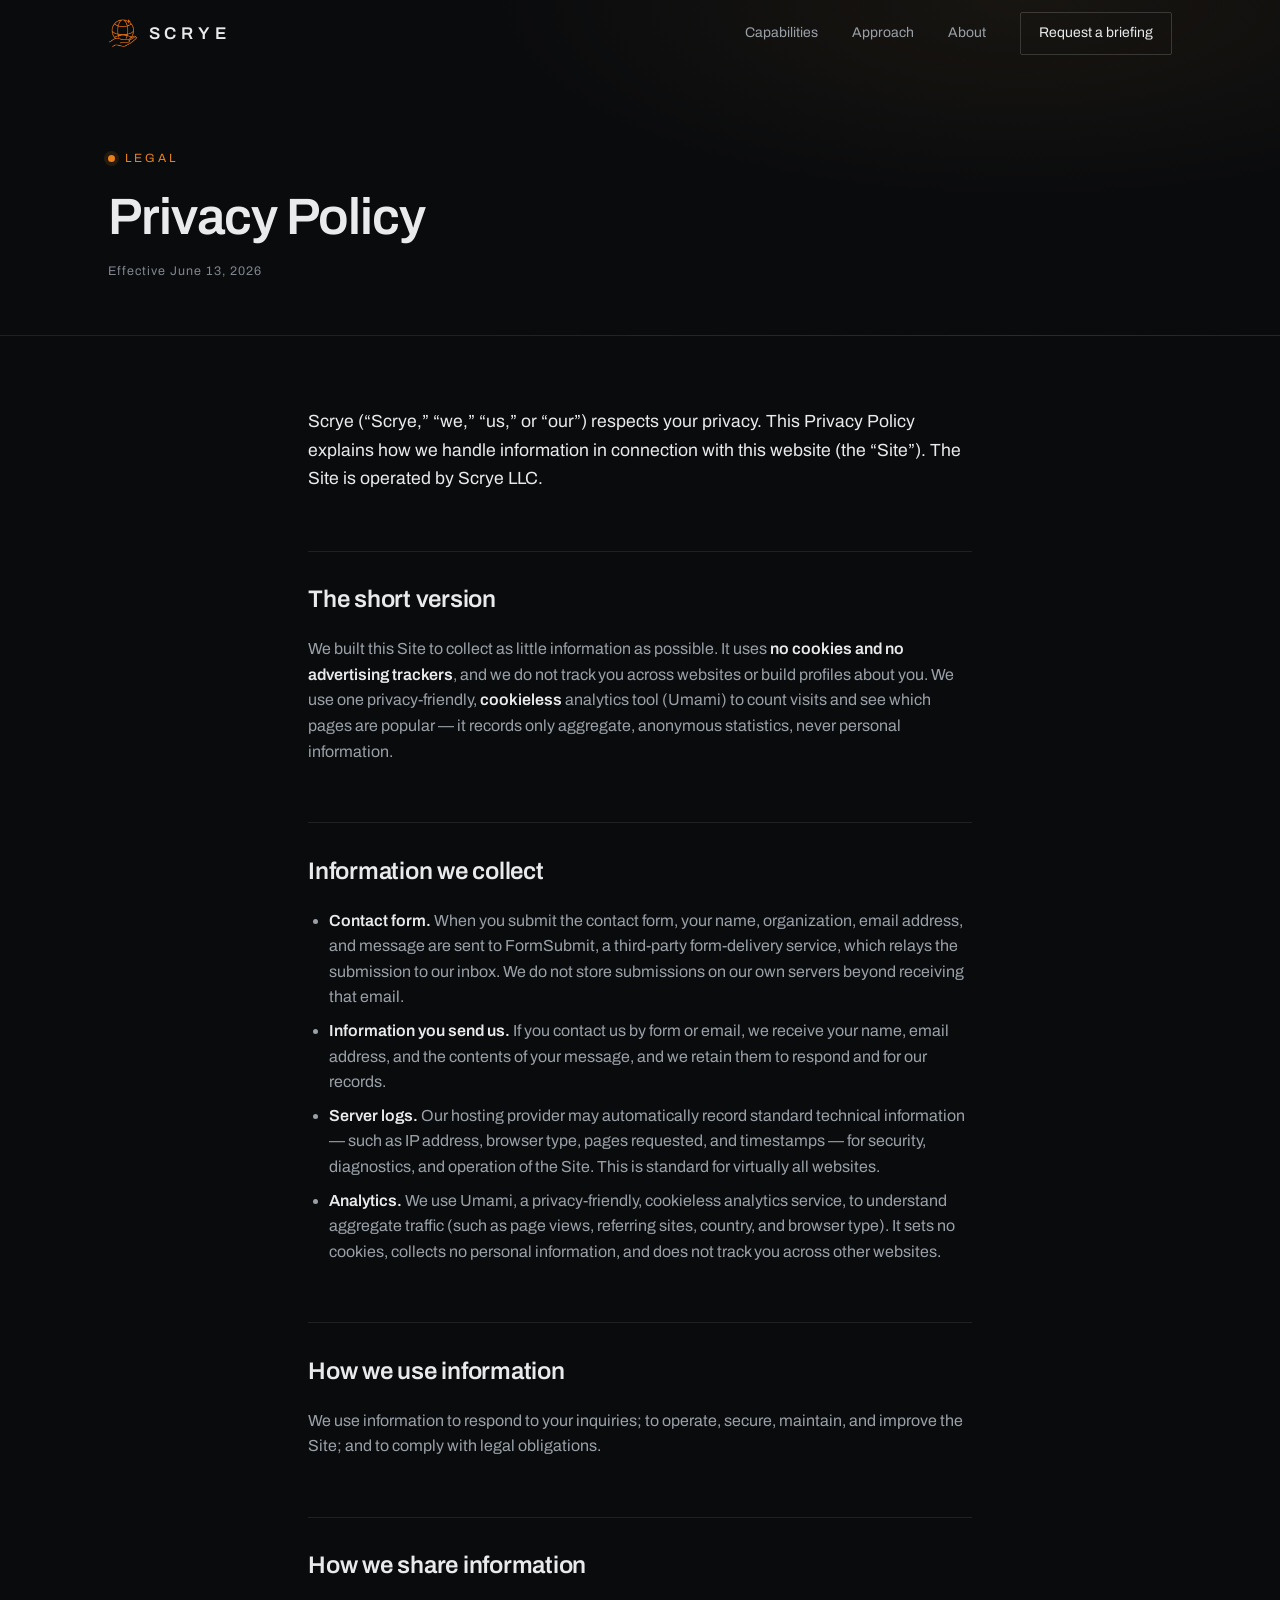
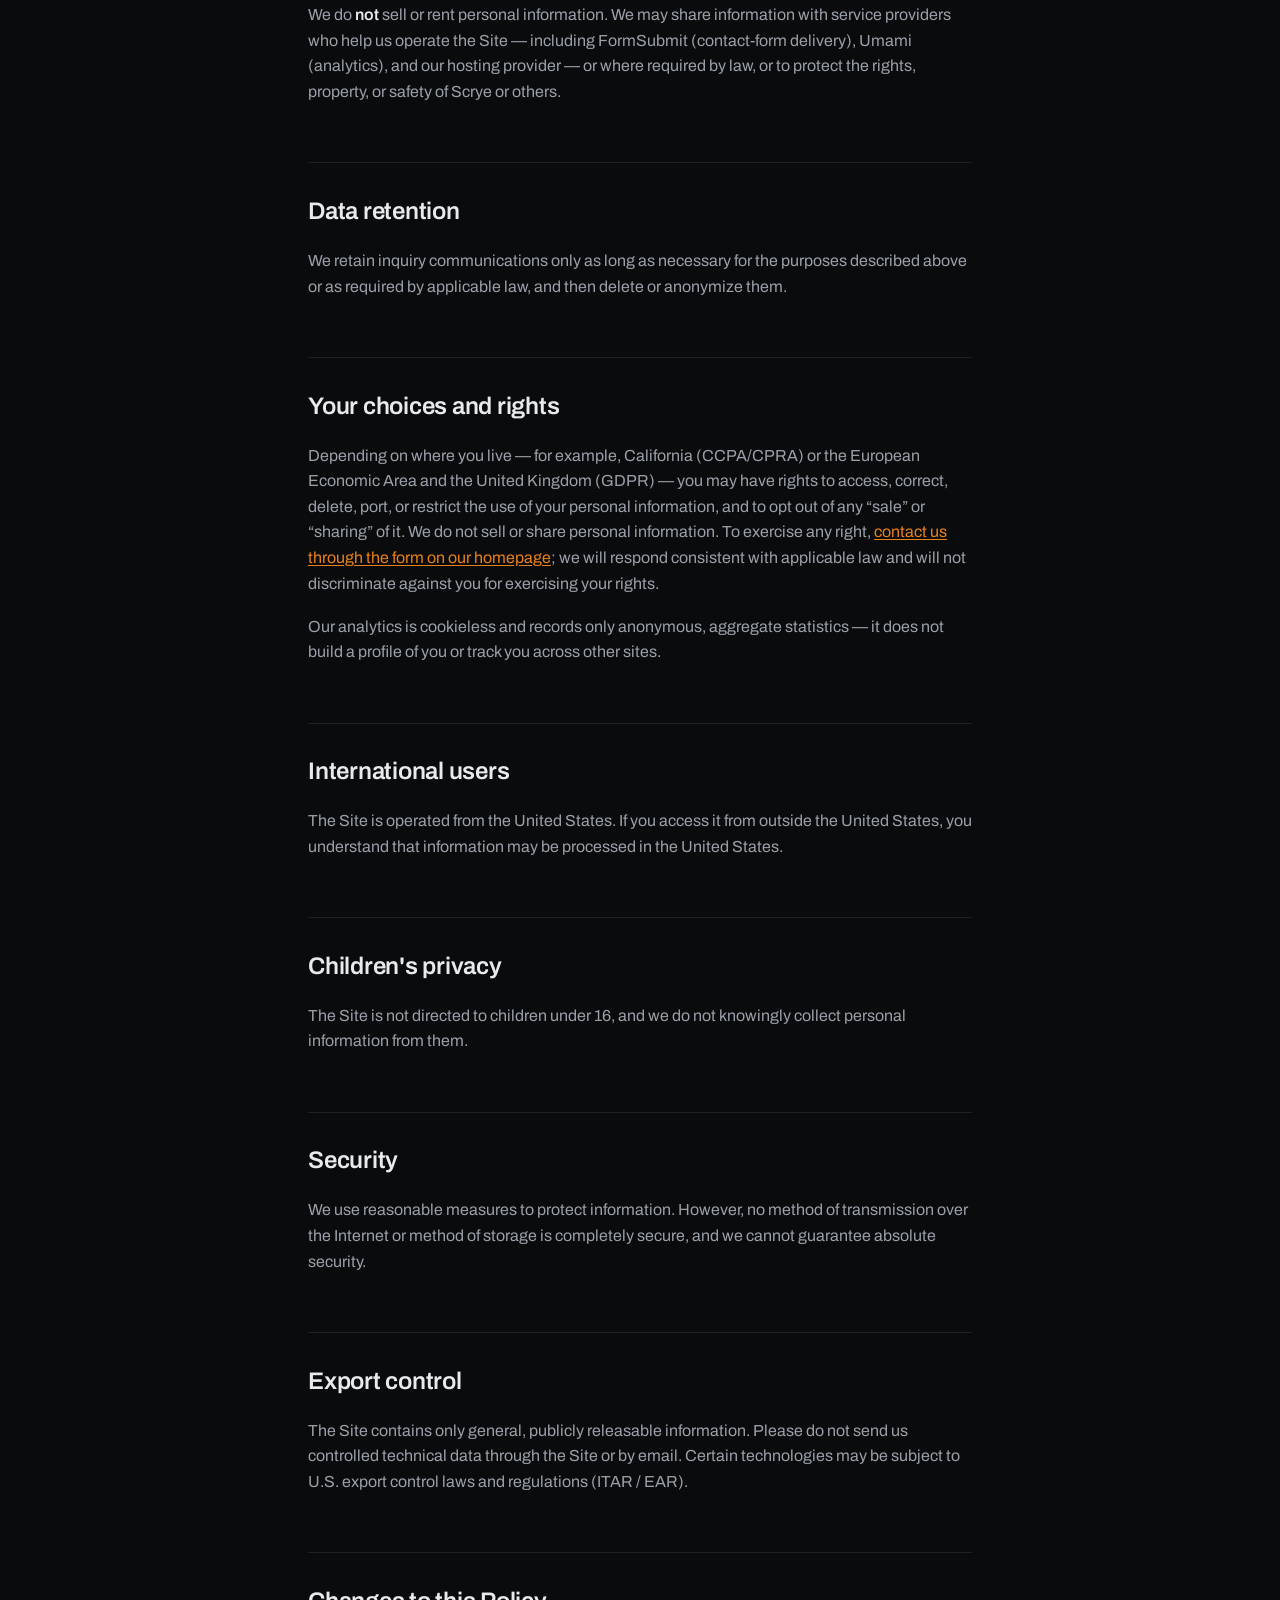
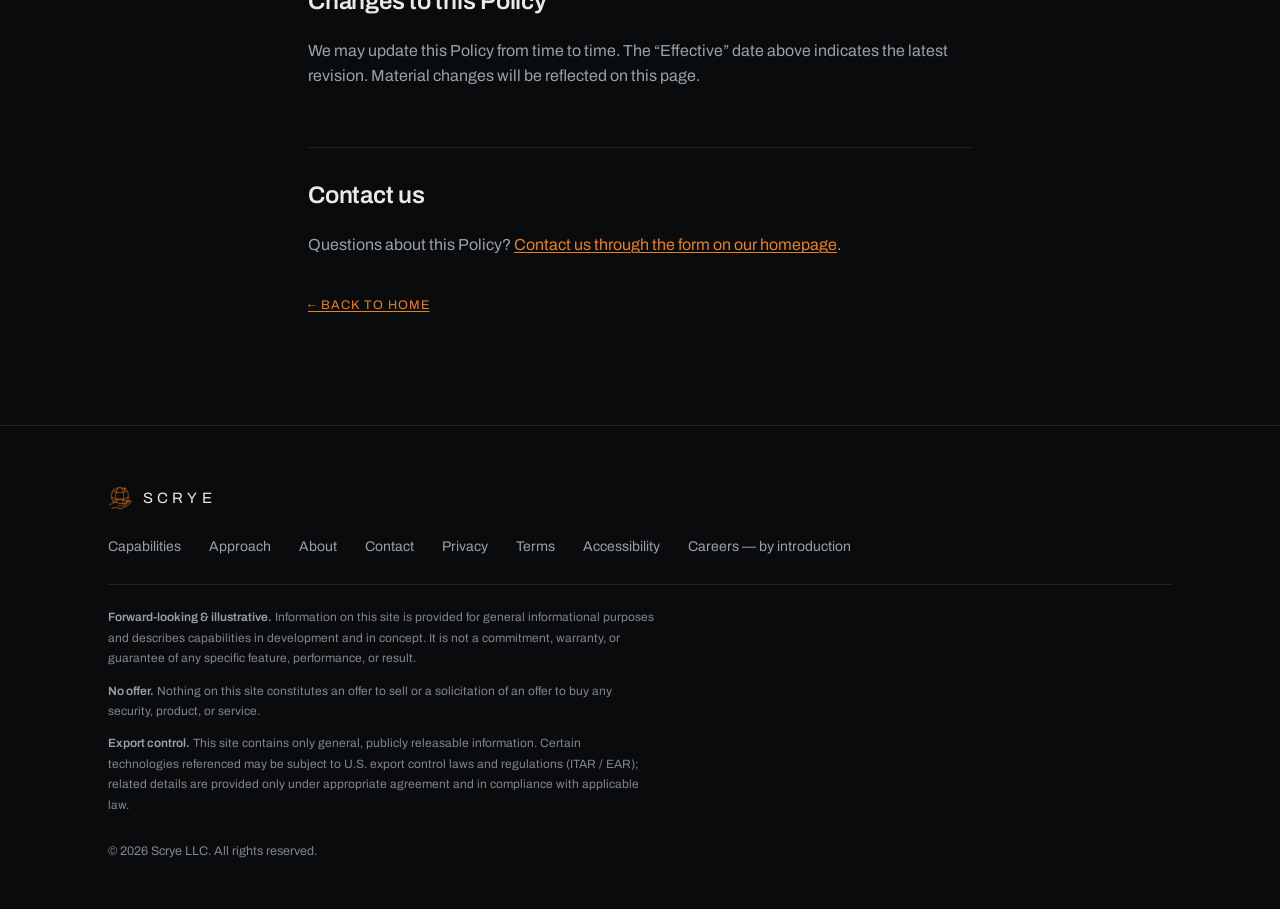
<file: privacy.html>
<!DOCTYPE html>
<html lang="en">
<head>
  <meta charset="UTF-8" />
  <meta name="viewport" content="width=device-width, initial-scale=1.0" />
  <title>Privacy Policy — Scrye</title>
  <meta name="description" content="How Scrye handles information in connection with this website, including our use of privacy-friendly, cookieless analytics." />
  <meta name="robots" content="noindex, nofollow" />
  <meta http-equiv="Content-Security-Policy" content="default-src 'self'; script-src 'self' https://cloud.umami.is; connect-src 'self' https://cloud.umami.is; img-src 'self' data:; style-src 'self'; font-src 'self'; object-src 'none'; base-uri 'self';" />
  <meta name="referrer" content="strict-origin-when-cross-origin" />

  <meta property="og:type" content="website" />
  <meta property="og:title" content="Scrye" />
  <meta property="og:description" content="Geospatial change detection � decision intelligence." />
  <meta property="og:image" content="https://scryeinsights.com/assets/og.png" />
  <meta name="twitter:card" content="summary_large_image" />
  <meta name="twitter:image" content="https://scryeinsights.com/assets/og.png" />
  <meta name="theme-color" content="#0A0B0D" />
  <link rel="icon" type="image/png" href="assets/favicon.png" />
  <link rel="stylesheet" href="styles.css?v=5" />
</head>

<body class="subpage">
  <a class="skip-link" href="#main">Skip to content</a>

  <header class="nav" id="nav">
    <div class="container nav__inner">
      <a class="brand" href="index.html" aria-label="Scrye — home">
        <img class="brand__mark" src="assets/scrye-mark.png" alt="" width="30" height="30" />
        <span class="brand__name">Scrye</span>
      </a>
      <nav class="nav__links" aria-label="Primary">
        <a href="index.html#capabilities">Capabilities</a>
        <a href="index.html#approach">Approach</a>
        <a href="about.html">About</a>
        <a class="nav__cta" href="index.html#contact">Request a briefing</a>
      </nav>
      <button class="nav__toggle" id="navToggle" aria-label="Open menu" aria-expanded="false" aria-controls="mobileMenu">
        <span></span><span></span><span></span>
      </button>
    </div>
    <div class="mobile-menu" id="mobileMenu" hidden>
      <a href="index.html#capabilities">Capabilities</a>
      <a href="index.html#approach">Approach</a>
      <a href="about.html">About</a>
      <a href="index.html#contact">Request a briefing</a>
    </div>
  </header>

  <main id="main">
    <section class="page-hero">
      <div class="container">
        <p class="eyebrow"><span class="eyebrow__dot"></span>Legal</p>
        <h1>Privacy Policy</h1>
        <p class="page-hero__meta">Effective June 13, 2026</p>
      </div>
    </section>

    <section class="section section--article">
      <div class="container prose">
        <p class="prose__intro">Scrye (&ldquo;Scrye,&rdquo; &ldquo;we,&rdquo; &ldquo;us,&rdquo; or &ldquo;our&rdquo;) respects your privacy. This Privacy Policy explains how we handle information in connection with this website (the &ldquo;Site&rdquo;). The Site is operated by Scrye LLC.</p>

        <h2>The short version</h2>
        <p>We built this Site to collect as little information as possible. It uses <strong>no cookies and no advertising trackers</strong>, and we do not track you across websites or build profiles about you. We use one privacy-friendly, <strong>cookieless</strong> analytics tool (Umami) to count visits and see which pages are popular — it records only aggregate, anonymous statistics, never personal information.</p>

        <h2>Information we collect</h2>
        <ul>
          <li><strong>Contact form.</strong> When you submit the contact form, your name, organization, email address, and message are sent to FormSubmit, a third-party form-delivery service, which relays the submission to our inbox. We do not store submissions on our own servers beyond receiving that email.</li>
          <li><strong>Information you send us.</strong> If you contact us by form or email, we receive your name, email address, and the contents of your message, and we retain them to respond and for our records.</li>
          <li><strong>Server logs.</strong> Our hosting provider may automatically record standard technical information — such as IP address, browser type, pages requested, and timestamps — for security, diagnostics, and operation of the Site. This is standard for virtually all websites.</li>
          <li><strong>Analytics.</strong> We use Umami, a privacy-friendly, cookieless analytics service, to understand aggregate traffic (such as page views, referring sites, country, and browser type). It sets no cookies, collects no personal information, and does not track you across other websites.</li>
        </ul>

        <h2>How we use information</h2>
        <p>We use information to respond to your inquiries; to operate, secure, maintain, and improve the Site; and to comply with legal obligations.</p>

        <h2>How we share information</h2>
        <p>We do <strong>not</strong> sell or rent personal information. We may share information with service providers who help us operate the Site — including FormSubmit (contact-form delivery), Umami (analytics), and our hosting provider — or where required by law, or to protect the rights, property, or safety of Scrye or others.</p>

        <h2>Data retention</h2>
        <p>We retain inquiry communications only as long as necessary for the purposes described above or as required by applicable law, and then delete or anonymize them.</p>

        <h2>Your choices and rights</h2>
        <p>Depending on where you live — for example, California (CCPA/CPRA) or the European Economic Area and the United Kingdom (GDPR) — you may have rights to access, correct, delete, port, or restrict the use of your personal information, and to opt out of any &ldquo;sale&rdquo; or &ldquo;sharing&rdquo; of it. We do not sell or share personal information. To exercise any right, <a href="index.html#contact">contact us through the form on our homepage</a>; we will respond consistent with applicable law and will not discriminate against you for exercising your rights.</p>
        <p>Our analytics is cookieless and records only anonymous, aggregate statistics — it does not build a profile of you or track you across other sites.</p>

        <h2>International users</h2>
        <p>The Site is operated from the United States. If you access it from outside the United States, you understand that information may be processed in the United States.</p>

        <h2>Children's privacy</h2>
        <p>The Site is not directed to children under 16, and we do not knowingly collect personal information from them.</p>

        <h2>Security</h2>
        <p>We use reasonable measures to protect information. However, no method of transmission over the Internet or method of storage is completely secure, and we cannot guarantee absolute security.</p>

        <h2>Export control</h2>
        <p>The Site contains only general, publicly releasable information. Please do not send us controlled technical data through the Site or by email. Certain technologies may be subject to U.S. export control laws and regulations (ITAR / EAR).</p>

        <h2>Changes to this Policy</h2>
        <p>We may update this Policy from time to time. The &ldquo;Effective&rdquo; date above indicates the latest revision. Material changes will be reflected on this page.</p>

        <h2>Contact us</h2>
        <p>Questions about this Policy? <a href="index.html#contact">Contact us through the form on our homepage</a>.</p>

        <a class="backlink" href="index.html">← Back to home</a>
      </div>
    </section>
  </main>

  <footer class="footer">
    <div class="container footer__inner">
      <div class="footer__brand">
        <img class="brand__mark" src="assets/scrye-mark.png" alt="" width="30" height="30" />
        <span class="brand__name">Scrye</span>
      </div>
      <nav class="footer__links" aria-label="Footer">
        <a href="index.html#capabilities">Capabilities</a>
        <a href="index.html#approach">Approach</a>
        <a href="about.html">About</a>
        <a href="index.html#contact">Contact</a>
        <a href="privacy.html">Privacy</a>
        <a href="terms.html">Terms</a>
        <a href="accessibility.html">Accessibility</a>
        <a href="index.html#contact">Careers — by introduction</a>
      </nav>
      <div class="footer__fineprint">
        <p><strong>Forward-looking &amp; illustrative.</strong> Information on this site is provided for general informational purposes and describes capabilities in development and in concept. It is not a commitment, warranty, or guarantee of any specific feature, performance, or result.</p>
        <p><strong>No offer.</strong> Nothing on this site constitutes an offer to sell or a solicitation of an offer to buy any security, product, or service.</p>
        <p><strong>Export control.</strong> This site contains only general, publicly releasable information. Certain technologies referenced may be subject to U.S. export control laws and regulations (ITAR / EAR); related details are provided only under appropriate agreement and in compliance with applicable law.</p>
      </div>
      <p class="footer__legal">© <span id="year">2026</span> Scrye LLC. All rights reserved.</p>
    </div>
  </footer>

  <script src="main.js"></script>
  <script defer src="https://cloud.umami.is/script.js" data-website-id="6c2b9000-b624-4407-827d-663142415365"></script>
</body>
</html>
</file>
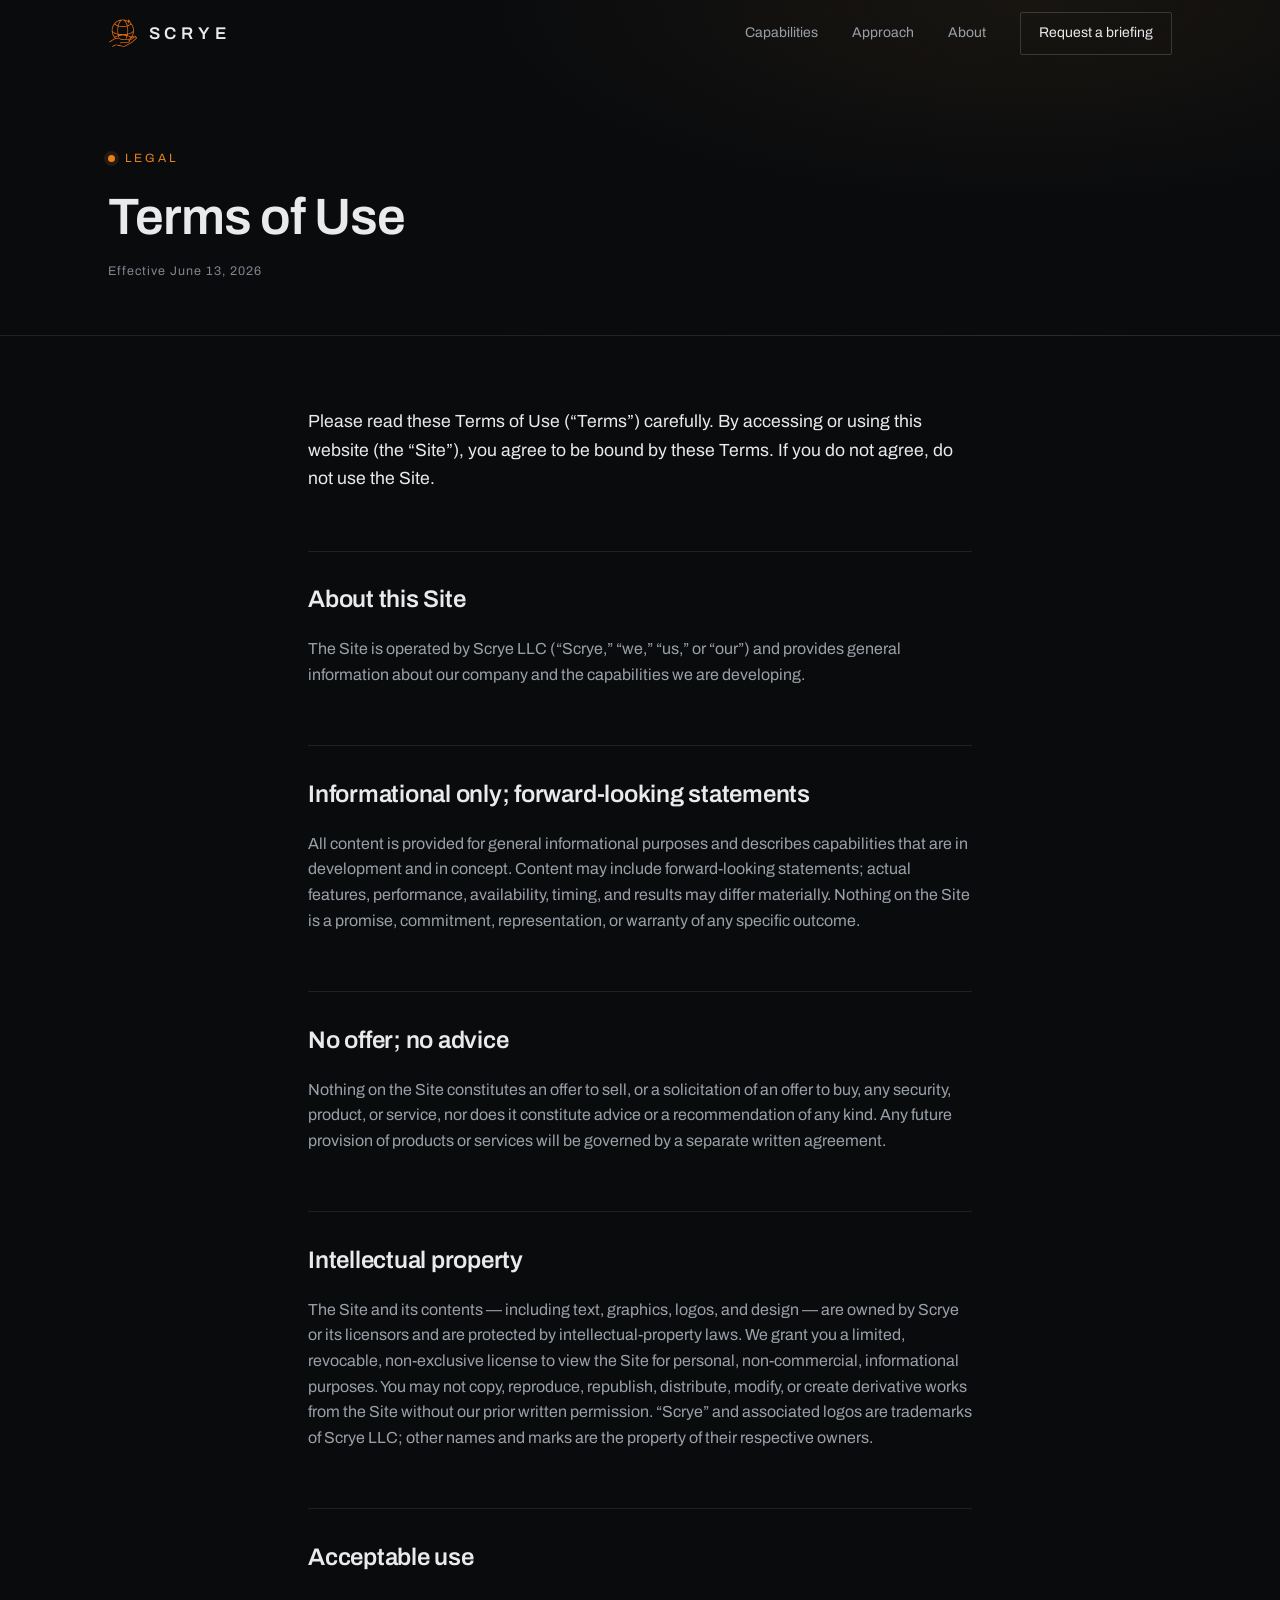
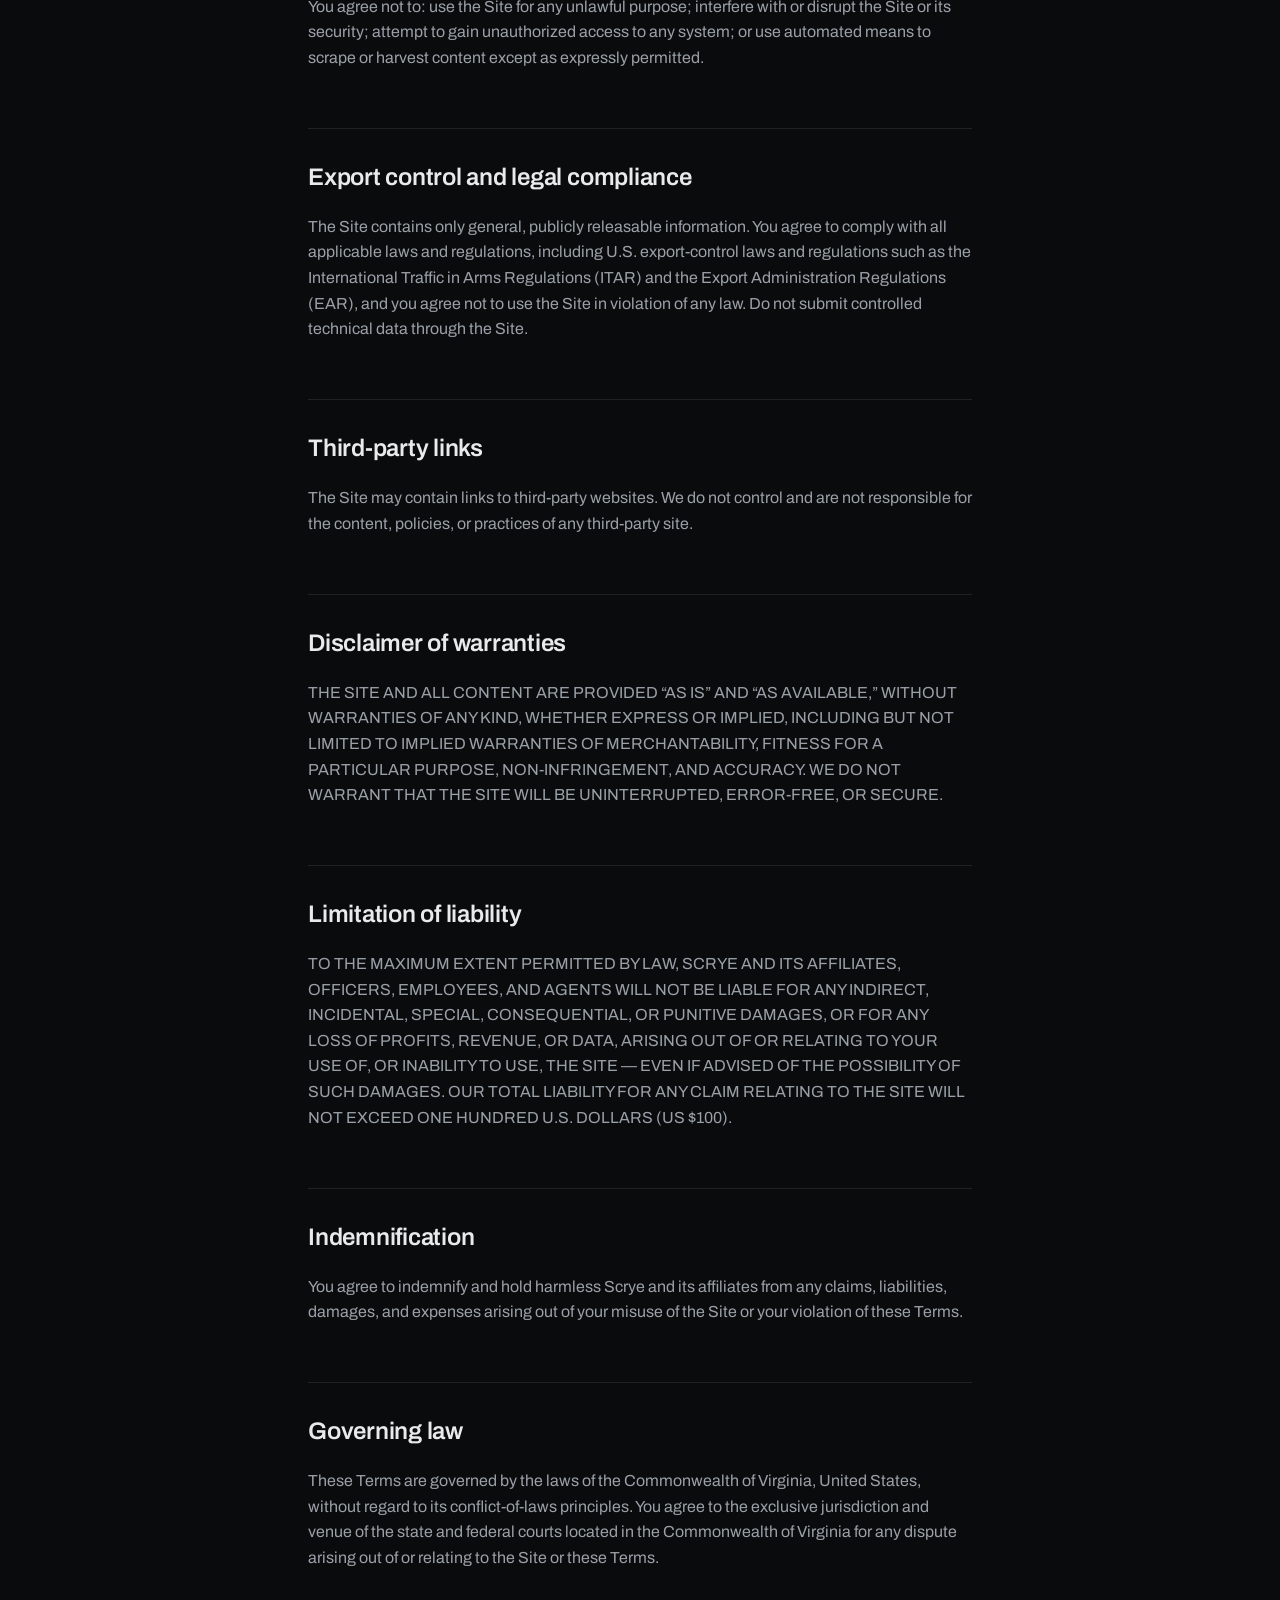
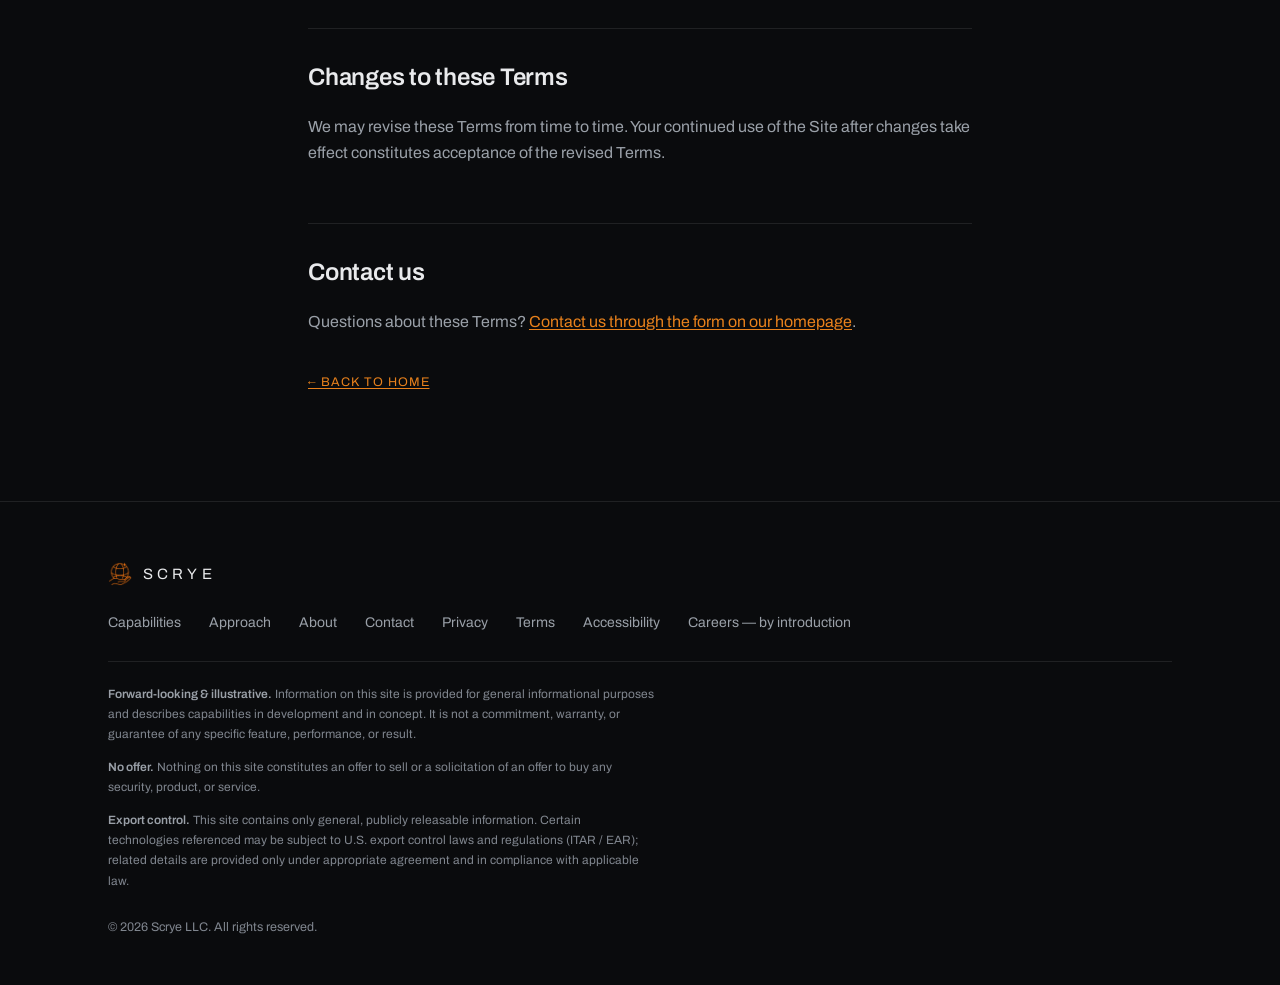
<file: terms.html>
<!DOCTYPE html>
<html lang="en">
<head>
  <meta charset="UTF-8" />
  <meta name="viewport" content="width=device-width, initial-scale=1.0" />
  <title>Terms of Use — Scrye</title>
  <meta name="description" content="The terms governing use of the Scrye website, including disclaimers, limitation of liability, and export-control notices." />
  <meta name="robots" content="noindex, nofollow" />
  <meta http-equiv="Content-Security-Policy" content="default-src 'self'; script-src 'self' https://cloud.umami.is; connect-src 'self' https://cloud.umami.is; img-src 'self' data:; style-src 'self'; font-src 'self'; object-src 'none'; base-uri 'self';" />
  <meta name="referrer" content="strict-origin-when-cross-origin" />

  <meta property="og:type" content="website" />
  <meta property="og:title" content="Scrye" />
  <meta property="og:description" content="Geospatial change detection � decision intelligence." />
  <meta property="og:image" content="https://scryeinsights.com/assets/og.png" />
  <meta name="twitter:card" content="summary_large_image" />
  <meta name="twitter:image" content="https://scryeinsights.com/assets/og.png" />
  <meta name="theme-color" content="#0A0B0D" />
  <link rel="icon" type="image/png" href="assets/favicon.png" />
  <link rel="stylesheet" href="styles.css?v=5" />
</head>

<body class="subpage">
  <a class="skip-link" href="#main">Skip to content</a>

  <header class="nav" id="nav">
    <div class="container nav__inner">
      <a class="brand" href="index.html" aria-label="Scrye — home">
        <img class="brand__mark" src="assets/scrye-mark.png" alt="" width="30" height="30" />
        <span class="brand__name">Scrye</span>
      </a>
      <nav class="nav__links" aria-label="Primary">
        <a href="index.html#capabilities">Capabilities</a>
        <a href="index.html#approach">Approach</a>
        <a href="about.html">About</a>
        <a class="nav__cta" href="index.html#contact">Request a briefing</a>
      </nav>
      <button class="nav__toggle" id="navToggle" aria-label="Open menu" aria-expanded="false" aria-controls="mobileMenu">
        <span></span><span></span><span></span>
      </button>
    </div>
    <div class="mobile-menu" id="mobileMenu" hidden>
      <a href="index.html#capabilities">Capabilities</a>
      <a href="index.html#approach">Approach</a>
      <a href="about.html">About</a>
      <a href="index.html#contact">Request a briefing</a>
    </div>
  </header>

  <main id="main">
    <section class="page-hero">
      <div class="container">
        <p class="eyebrow"><span class="eyebrow__dot"></span>Legal</p>
        <h1>Terms of Use</h1>
        <p class="page-hero__meta">Effective June 13, 2026</p>
      </div>
    </section>

    <section class="section section--article">
      <div class="container prose">
        <p class="prose__intro">Please read these Terms of Use (&ldquo;Terms&rdquo;) carefully. By accessing or using this website (the &ldquo;Site&rdquo;), you agree to be bound by these Terms. If you do not agree, do not use the Site.</p>

        <h2>About this Site</h2>
        <p>The Site is operated by Scrye LLC (&ldquo;Scrye,&rdquo; &ldquo;we,&rdquo; &ldquo;us,&rdquo; or &ldquo;our&rdquo;) and provides general information about our company and the capabilities we are developing.</p>

        <h2>Informational only; forward-looking statements</h2>
        <p>All content is provided for general informational purposes and describes capabilities that are in development and in concept. Content may include forward-looking statements; actual features, performance, availability, timing, and results may differ materially. Nothing on the Site is a promise, commitment, representation, or warranty of any specific outcome.</p>

        <h2>No offer; no advice</h2>
        <p>Nothing on the Site constitutes an offer to sell, or a solicitation of an offer to buy, any security, product, or service, nor does it constitute advice or a recommendation of any kind. Any future provision of products or services will be governed by a separate written agreement.</p>

        <h2>Intellectual property</h2>
        <p>The Site and its contents — including text, graphics, logos, and design — are owned by Scrye or its licensors and are protected by intellectual-property laws. We grant you a limited, revocable, non-exclusive license to view the Site for personal, non-commercial, informational purposes. You may not copy, reproduce, republish, distribute, modify, or create derivative works from the Site without our prior written permission. &ldquo;Scrye&rdquo; and associated logos are trademarks of Scrye LLC; other names and marks are the property of their respective owners.</p>

        <h2>Acceptable use</h2>
        <p>You agree not to: use the Site for any unlawful purpose; interfere with or disrupt the Site or its security; attempt to gain unauthorized access to any system; or use automated means to scrape or harvest content except as expressly permitted.</p>

        <h2>Export control and legal compliance</h2>
        <p>The Site contains only general, publicly releasable information. You agree to comply with all applicable laws and regulations, including U.S. export-control laws and regulations such as the International Traffic in Arms Regulations (ITAR) and the Export Administration Regulations (EAR), and you agree not to use the Site in violation of any law. Do not submit controlled technical data through the Site.</p>

        <h2>Third-party links</h2>
        <p>The Site may contain links to third-party websites. We do not control and are not responsible for the content, policies, or practices of any third-party site.</p>

        <h2>Disclaimer of warranties</h2>
        <p>THE SITE AND ALL CONTENT ARE PROVIDED &ldquo;AS IS&rdquo; AND &ldquo;AS AVAILABLE,&rdquo; WITHOUT WARRANTIES OF ANY KIND, WHETHER EXPRESS OR IMPLIED, INCLUDING BUT NOT LIMITED TO IMPLIED WARRANTIES OF MERCHANTABILITY, FITNESS FOR A PARTICULAR PURPOSE, NON-INFRINGEMENT, AND ACCURACY. WE DO NOT WARRANT THAT THE SITE WILL BE UNINTERRUPTED, ERROR-FREE, OR SECURE.</p>

        <h2>Limitation of liability</h2>
        <p>TO THE MAXIMUM EXTENT PERMITTED BY LAW, SCRYE AND ITS AFFILIATES, OFFICERS, EMPLOYEES, AND AGENTS WILL NOT BE LIABLE FOR ANY INDIRECT, INCIDENTAL, SPECIAL, CONSEQUENTIAL, OR PUNITIVE DAMAGES, OR FOR ANY LOSS OF PROFITS, REVENUE, OR DATA, ARISING OUT OF OR RELATING TO YOUR USE OF, OR INABILITY TO USE, THE SITE — EVEN IF ADVISED OF THE POSSIBILITY OF SUCH DAMAGES. OUR TOTAL LIABILITY FOR ANY CLAIM RELATING TO THE SITE WILL NOT EXCEED ONE HUNDRED U.S. DOLLARS (US $100).</p>

        <h2>Indemnification</h2>
        <p>You agree to indemnify and hold harmless Scrye and its affiliates from any claims, liabilities, damages, and expenses arising out of your misuse of the Site or your violation of these Terms.</p>

        <h2>Governing law</h2>
        <p>These Terms are governed by the laws of the Commonwealth of Virginia, United States, without regard to its conflict-of-laws principles. You agree to the exclusive jurisdiction and venue of the state and federal courts located in the Commonwealth of Virginia for any dispute arising out of or relating to the Site or these Terms.</p>

        <h2>Changes to these Terms</h2>
        <p>We may revise these Terms from time to time. Your continued use of the Site after changes take effect constitutes acceptance of the revised Terms.</p>

        <h2>Contact us</h2>
        <p>Questions about these Terms? <a href="index.html#contact">Contact us through the form on our homepage</a>.</p>

        <a class="backlink" href="index.html">← Back to home</a>
      </div>
    </section>
  </main>

  <footer class="footer">
    <div class="container footer__inner">
      <div class="footer__brand">
        <img class="brand__mark" src="assets/scrye-mark.png" alt="" width="30" height="30" />
        <span class="brand__name">Scrye</span>
      </div>
      <nav class="footer__links" aria-label="Footer">
        <a href="index.html#capabilities">Capabilities</a>
        <a href="index.html#approach">Approach</a>
        <a href="about.html">About</a>
        <a href="index.html#contact">Contact</a>
        <a href="privacy.html">Privacy</a>
        <a href="terms.html">Terms</a>
        <a href="accessibility.html">Accessibility</a>
        <a href="index.html#contact">Careers — by introduction</a>
      </nav>
      <div class="footer__fineprint">
        <p><strong>Forward-looking &amp; illustrative.</strong> Information on this site is provided for general informational purposes and describes capabilities in development and in concept. It is not a commitment, warranty, or guarantee of any specific feature, performance, or result.</p>
        <p><strong>No offer.</strong> Nothing on this site constitutes an offer to sell or a solicitation of an offer to buy any security, product, or service.</p>
        <p><strong>Export control.</strong> This site contains only general, publicly releasable information. Certain technologies referenced may be subject to U.S. export control laws and regulations (ITAR / EAR); related details are provided only under appropriate agreement and in compliance with applicable law.</p>
      </div>
      <p class="footer__legal">© <span id="year">2026</span> Scrye LLC. All rights reserved.</p>
    </div>
  </footer>

  <script src="main.js"></script>
  <script defer src="https://cloud.umami.is/script.js" data-website-id="6c2b9000-b624-4407-827d-663142415365"></script>
</body>
</html>
</file>
<file: styles.css>
/* ============================================================
   Scrye — marketing site
   Self-hosted fonts, no CDN. Single accent color.
   Restrained motion. Mobile-first responsive.
   ============================================================ */

@font-face {
  font-family: "Archivo";
  src: url("assets/archivo.woff2") format("woff2");
  font-weight: 100 900;
  font-style: normal;
  font-display: swap;
}

:root {
  /* color */
  --bg:          #0A0B0D;
  --bg-elev:     #0F1115;
  --bg-elev-2:   #15181E;
  --text:        #E9EAEC;
  --text-muted:  #9AA0A8;
  --text-dim:    #80868F;  /* WCAG AA: 5.37:1 on --bg (was #5E646E = 3.3:1, failed) */
  --line:        rgba(255, 255, 255, 0.09);
  --line-strong: rgba(255, 255, 255, 0.16);
  --accent:      #E8811C;
  --accent-hi:   #F2963A;
  --accent-soft: rgba(232, 129, 28, 0.12);

  /* type */
  --font-sans: "Archivo", system-ui, -apple-system, "Segoe UI", Roboto, Helvetica, Arial, sans-serif;
  --font-mono: "Archivo", ui-monospace, "SF Mono", "Cascadia Code", "Consolas", monospace;

  /* layout */
  --maxw: 1160px;
  --pad: clamp(20px, 5vw, 48px);
  --nav-h: 68px;

  /* motion */
  --ease: cubic-bezier(0.22, 1, 0.36, 1);
}

/* ---------- reset ---------- */
*, *::before, *::after { box-sizing: border-box; }
* { margin: 0; }
html { scroll-behavior: smooth; -webkit-text-size-adjust: 100%; }

body {
  font-family: var(--font-sans);
  background: var(--bg);
  color: var(--text);
  line-height: 1.6;
  -webkit-font-smoothing: antialiased;
  text-rendering: optimizeLegibility;
  overflow-x: hidden;
}

a { color: inherit; text-decoration: none; }
img, svg { display: block; max-width: 100%; }
button, input, textarea { font: inherit; color: inherit; }

::selection { background: var(--accent); color: #0A0B0D; }

:focus-visible {
  outline: 2px solid var(--accent);
  outline-offset: 3px;
  border-radius: 2px;
}

.skip-link {
  position: absolute;
  left: -9999px;
  top: 0;
  background: var(--accent);
  color: #0A0B0D;
  padding: 10px 16px;
  z-index: 200;
  font-weight: 600;
}
.skip-link:focus { left: 12px; top: 12px; }

/* ---------- layout helpers ---------- */
.container {
  width: 100%;
  max-width: var(--maxw);
  margin-inline: auto;
  padding-inline: var(--pad);
}
.hide-mobile { display: none; }

/* ---------- eyebrow (mono label) ---------- */
.eyebrow {
  display: flex;
  align-items: center;
  gap: 10px;
  font-family: var(--font-mono);
  font-size: 12px;
  letter-spacing: 0.26em;
  text-transform: uppercase;
  color: var(--accent);
  margin-bottom: 22px;
}
.eyebrow--center { justify-content: center; }
.eyebrow__idx {
  color: var(--text-dim);
  font-size: 11px;
}
.eyebrow__dot {
  width: 7px; height: 7px;
  background: var(--accent);
  border-radius: 50%;
  box-shadow: 0 0 0 4px var(--accent-soft);
}

/* ============================================================
   NAV
   ============================================================ */
.nav {
  position: fixed;
  inset: 0 0 auto 0;
  z-index: 100;
  height: var(--nav-h);
  display: flex;
  align-items: center;
  transition: background .35s var(--ease), border-color .35s var(--ease), backdrop-filter .35s var(--ease);
  border-bottom: 1px solid transparent;
}
.nav.is-scrolled {
  background: rgba(10, 11, 13, 0.78);
  backdrop-filter: blur(14px) saturate(120%);
  -webkit-backdrop-filter: blur(14px) saturate(120%);
  border-bottom-color: var(--line);
}
.nav__inner {
  display: flex;
  align-items: center;
  justify-content: space-between;
}

.brand {
  display: inline-flex;
  align-items: center;
  gap: 11px;
  font-weight: 600;
}
.brand__mark {
  height: 30px; width: auto;
  flex: none;
}
.brand__name {
  font-size: 17px;
  letter-spacing: 0.28em;
  text-transform: uppercase;
}

.nav__links {
  display: flex;
  align-items: center;
  gap: 34px;
}
.nav__links a {
  font-size: 14px;
  color: var(--text-muted);
  transition: color .2s var(--ease);
}
.nav__links a:hover { color: var(--text); }
.nav__cta {
  color: var(--text) !important;
  border: 1px solid var(--line-strong);
  padding: 9px 18px;
  border-radius: 2px;
  transition: border-color .2s var(--ease), background .2s var(--ease) !important;
}
.nav__cta:hover { border-color: var(--accent); background: var(--accent-soft); }

.nav__toggle {
  display: none;
  flex-direction: column;
  justify-content: center;
  gap: 5px;
  width: 42px; height: 42px;
  background: none;
  border: 1px solid var(--line-strong);
  border-radius: 2px;
  cursor: pointer;
}
.nav__toggle span {
  display: block;
  width: 18px; height: 1.5px;
  margin-inline: auto;
  background: var(--text);
  transition: transform .25s var(--ease), opacity .25s var(--ease);
}
.nav__toggle[aria-expanded="true"] span:nth-child(1) { transform: translateY(6.5px) rotate(45deg); }
.nav__toggle[aria-expanded="true"] span:nth-child(2) { opacity: 0; }
.nav__toggle[aria-expanded="true"] span:nth-child(3) { transform: translateY(-6.5px) rotate(-45deg); }

.mobile-menu {
  position: fixed;
  inset: var(--nav-h) 0 auto 0;
  background: rgba(10, 11, 13, 0.97);
  backdrop-filter: blur(14px);
  -webkit-backdrop-filter: blur(14px);
  border-bottom: 1px solid var(--line);
  display: flex;
  flex-direction: column;
  padding: 12px var(--pad) 24px;
  z-index: 99;
}
.mobile-menu a {
  padding: 16px 0;
  font-size: 17px;
  border-bottom: 1px solid var(--line);
  color: var(--text-muted);
}
.mobile-menu a:last-child { color: var(--accent); border-bottom: none; }
/* author display:flex above would override the [hidden] attribute — restore it */
.mobile-menu[hidden] { display: none; }

/* ============================================================
   BUTTONS
   ============================================================ */
.btn {
  display: inline-flex;
  align-items: center;
  gap: 9px;
  padding: 14px 26px;
  border-radius: 2px;
  font-size: 15px;
  font-weight: 500;
  letter-spacing: 0.01em;
  cursor: pointer;
  border: 1px solid transparent;
  transition: transform .2s var(--ease), background .2s var(--ease),
              border-color .2s var(--ease), color .2s var(--ease);
}
.btn--primary {
  background: var(--accent);
  color: #0A0B0D;
  font-weight: 600;
}
.btn--primary:hover { background: var(--accent-hi); transform: translateY(-2px); }
.btn--ghost {
  border-color: var(--line-strong);
  color: var(--text);
}
.btn--ghost:hover { border-color: var(--accent); color: var(--accent); }
.btn--block { width: 100%; justify-content: center; }

/* ============================================================
   HERO
   ============================================================ */
.hero {
  position: relative;
  min-height: 100svh;
  display: flex;
  align-items: center;
  padding-top: var(--nav-h);
  overflow: hidden;
  border-bottom: 1px solid var(--line);
}
.hero::before {
  /* faint scan grid */
  content: "";
  position: absolute;
  inset: 0;
  background-image:
    linear-gradient(rgba(255,255,255,0.025) 1px, transparent 1px),
    linear-gradient(90deg, rgba(255,255,255,0.025) 1px, transparent 1px);
  background-size: 64px 64px;
  mask-image: radial-gradient(ellipse 90% 80% at 50% 40%, #000 30%, transparent 78%);
  -webkit-mask-image: radial-gradient(ellipse 90% 80% at 50% 40%, #000 30%, transparent 78%);
  pointer-events: none;
}
.hero::after {
  /* warm glow toward the contour peak */
  content: "";
  position: absolute;
  top: -10%; right: -5%;
  width: 70vw; height: 70vw;
  max-width: 900px; max-height: 900px;
  background: radial-gradient(circle, rgba(232,129,28,0.12), transparent 62%);
  pointer-events: none;
}

.topo {
  position: absolute;
  inset: 0;
  width: 100%; height: 100%;
  pointer-events: none;
  z-index: 1;
}

/* Hand-holding-globe hero mark */
.hero__mark {
  position: absolute;
  top: 50%;
  right: clamp(-32px, 2vw, 40px);
  transform: translateY(-50%);
  width: min(46vw, 520px);
  height: auto;
  z-index: 1;
  pointer-events: none;
  filter: drop-shadow(0 0 60px rgba(232,129,28,0.18));
}
@media (max-width: 900px) {
  .hero__mark {
    width: 78vw;
    right: 50%;
    transform: translate(50%, -50%);
    opacity: 0.13;
  }
}

/* Optional photographic hero backdrop. Drop a licensed image at assets/hero.jpg
   (recommended: the NASA ISS night-city shot = public domain). Degrades to the
   plain dark hero if the file is absent. */
.hero__photo {
  position: absolute;
  inset: 0;
  z-index: 0;
  background-color: var(--bg);
  background-image:
    linear-gradient(90deg, rgba(10,11,13,0.93) 0%, rgba(10,11,13,0.55) 58%, rgba(10,11,13,0.78) 100%),
    linear-gradient(0deg, rgba(10,11,13,0.92) 0%, rgba(10,11,13,0) 46%),
    url('assets/hero.jpg');
  background-size: cover, cover, cover;
  background-position: center;
  background-repeat: no-repeat;
}
.topo__rings ellipse {
  fill: none;
  stroke: var(--accent);
  stroke-width: 1;
  opacity: 0.14;
}
.topo__rings--minor ellipse { stroke: #ffffff; opacity: 0.05; }

.hero__inner { position: relative; z-index: 2; }
.hero__title {
  font-size: clamp(2.6rem, 7vw, 5.2rem);
  line-height: 1.02;
  letter-spacing: -0.035em;
  font-weight: 700;
  margin-bottom: 28px;
}
.hero__lead {
  max-width: 44ch;
  font-size: clamp(1.05rem, 2vw, 1.3rem);
  color: var(--text-muted);
  margin-bottom: 38px;
}
.hero__actions {
  display: flex;
  flex-wrap: wrap;
  gap: 14px;
  margin-bottom: 34px;
}
.hero__avail {
  display: flex;
  align-items: center;
  gap: 10px;
  font-family: var(--font-mono);
  font-size: 12.5px;
  letter-spacing: 0.08em;
  color: var(--text-dim);
}
.pulse {
  width: 8px; height: 8px;
  border-radius: 50%;
  background: var(--accent);
  position: relative;
  flex: none;
}
.pulse::after {
  content: "";
  position: absolute;
  inset: 0;
  border-radius: 50%;
  background: var(--accent);
  animation: pulse 2.4s ease-out infinite;
}
@keyframes pulse {
  0%   { transform: scale(1); opacity: .7; }
  100% { transform: scale(3.6); opacity: 0; }
}

.hero__scroll {
  position: absolute;
  left: 50%; bottom: 26px;
  transform: translateX(-50%);
  width: 24px; height: 38px;
  border: 1px solid var(--line-strong);
  border-radius: 14px;
  z-index: 2;
}
.hero__scroll span {
  position: absolute;
  top: 8px; left: 50%;
  width: 3px; height: 7px;
  margin-left: -1.5px;
  background: var(--accent);
  border-radius: 2px;
  animation: scrolldot 1.8s var(--ease) infinite;
}
@keyframes scrolldot {
  0% { opacity: 0; transform: translateY(0); }
  35% { opacity: 1; }
  70% { opacity: 0; transform: translateY(12px); }
  100% { opacity: 0; }
}

/* ============================================================
   PREMISE (statement band)
   ============================================================ */
.premise {
  padding: clamp(80px, 14vh, 160px) 0;
  border-bottom: 1px solid var(--line);
}
.premise__text {
  font-size: clamp(1.4rem, 3.4vw, 2.5rem);
  line-height: 1.32;
  font-weight: 300;
  letter-spacing: -0.01em;
  max-width: 22ch;
}
.premise__text em {
  font-style: normal;
  color: var(--accent);
}

/* ============================================================
   SECTION shell
   ============================================================ */
.section {
  padding: clamp(72px, 12vh, 132px) 0;
  border-bottom: 1px solid var(--line);
}
.section--alt { background: var(--bg-elev); }
.section__head { margin-bottom: 56px; max-width: 40ch; }
.section__title {
  font-size: clamp(1.7rem, 4vw, 2.8rem);
  line-height: 1.1;
  letter-spacing: -0.03em;
  font-weight: 700;
}

/* ---------- capability cards ---------- */
.cards {
  display: grid;
  grid-template-columns: repeat(auto-fit, minmax(280px, 1fr));
  gap: 1px;
  background: var(--line);
  border: 1px solid var(--line);
}
.card {
  position: relative;
  background: var(--bg);
  padding: 40px 34px 44px;
  transition: background .3s var(--ease);
}
.section--alt .card { background: var(--bg-elev); }
.card::before {
  content: "";
  position: absolute;
  left: 0; top: 0;
  width: 100%; height: 2px;
  background: var(--accent);
  transform: scaleX(0);
  transform-origin: left;
  transition: transform .4s var(--ease);
}
.card:hover { background: var(--bg-elev-2); }
.card:hover::before { transform: scaleX(1); }
.card__num {
  font-family: var(--font-mono);
  font-size: 12px;
  color: var(--accent);
  letter-spacing: 0.18em;
  text-transform: uppercase;
}
.card__title {
  font-size: 1.28rem;
  font-weight: 600;
  margin: 0 0 12px;
  letter-spacing: -0.01em;
}
.card__body {
  color: var(--text-muted);
  font-size: 0.97rem;
}

/* ---------- steps ---------- */
.steps {
  list-style: none;
  padding: 0;
  display: grid;
  grid-template-columns: repeat(auto-fit, minmax(260px, 1fr));
  gap: clamp(28px, 4vw, 56px);
  counter-reset: step;
}
.step { position: relative; padding-top: 28px; border-top: 1px solid var(--line-strong); }
.step__num {
  font-family: var(--font-mono);
  font-size: 13px;
  color: var(--accent);
  letter-spacing: 0.12em;
}
.step__title {
  font-size: 1.5rem;
  font-weight: 600;
  margin: 14px 0 12px;
}
.step__body { color: var(--text-muted); }

/* ============================================================
   MANIFESTO
   ============================================================ */
.manifesto {
  padding: clamp(90px, 16vh, 180px) 0;
  text-align: center;
  border-bottom: 1px solid var(--line);
  background:
    radial-gradient(ellipse 60% 90% at 50% 50%, rgba(214,162,74,0.06), transparent 70%),
    var(--bg);
}
.manifesto__line {
  font-size: clamp(1.6rem, 4.6vw, 3.4rem);
  line-height: 1.22;
  font-weight: 300;
  letter-spacing: -0.02em;
  max-width: 18ch;
  margin: 10px auto 0;
}
.manifesto__line .accent { color: var(--accent); font-weight: 400; }

.tenets {
  list-style: none;
  padding: 0;
  margin: clamp(56px, 8vh, 90px) auto 0;
  max-width: 920px;
  display: grid;
  grid-template-columns: repeat(auto-fit, minmax(200px, 1fr));
  gap: 36px 40px;
  text-align: left;
}
.tenets li { border-top: 1px solid var(--line-strong); padding-top: 18px; }
.tenets span {
  display: block;
  font-weight: 600;
  margin-bottom: 8px;
  font-size: 1.02rem;
}
.tenets p { color: var(--text-muted); font-size: 0.92rem; }

/* ============================================================
   CONTACT
   ============================================================ */
.contact__grid {
  display: grid;
  grid-template-columns: 1fr 1fr;
  gap: clamp(40px, 6vw, 80px);
  align-items: start;
}
.contact__lead {
  color: var(--text-muted);
  max-width: 40ch;
  margin-top: 18px;
}
.contact__direct {
  margin-top: 26px;
  font-family: var(--font-mono);
  font-size: 14px;
  color: var(--text-dim);
}
.contact__direct a { color: var(--accent); border-bottom: 1px solid transparent; transition: border-color .2s; }
.contact__direct a:hover { border-bottom-color: var(--accent); }

.contact__form { display: grid; gap: 18px; }
.field { display: grid; gap: 8px; }
.field label {
  font-family: var(--font-mono);
  font-size: 11px;
  letter-spacing: 0.14em;
  text-transform: uppercase;
  color: var(--text-dim);
}
.field input,
.field textarea {
  background: var(--bg-elev);
  border: 1px solid var(--line-strong);
  border-radius: 2px;
  padding: 13px 15px;
  font-size: 15px;
  transition: border-color .2s var(--ease), background .2s var(--ease);
  resize: vertical;
}
.field input:focus,
.field textarea:focus {
  outline: none;
  border-color: var(--accent);
  background: var(--bg-elev-2);
}
.form-note { font-size: 13px; color: var(--text-muted); min-height: 1em; }
.form-note.is-ok { color: var(--accent); }

/* ============================================================
   FOOTER
   ============================================================ */
.footer {
  padding: 60px 0 48px;
  background: var(--bg);
}
.footer__inner { display: grid; gap: 26px; }
.footer__brand { display: inline-flex; align-items: center; gap: 11px; }
.footer__brand .brand__mark { height: 24px; }
.footer__brand .brand__name { font-size: 15px; letter-spacing: 0.28em; text-transform: uppercase; }
.footer__links {
  display: flex;
  flex-wrap: wrap;
  gap: 14px 28px;
}
.footer__links a { font-size: 14px; color: var(--text-muted); transition: color .2s; }
.footer__links a:hover { color: var(--accent); }
.footer__export {
  font-size: 12px;
  color: var(--text-dim);
  max-width: 70ch;
  line-height: 1.7;
  padding-top: 22px;
  border-top: 1px solid var(--line);
}
.footer__legal { font-size: 12.5px; color: var(--text-dim); }

/* ============================================================
   REVEAL animation
   ============================================================ */
.reveal {
  opacity: 0;
  transform: translateY(22px);
  transition: opacity .7s var(--ease), transform .7s var(--ease);
}
.reveal.in-view { opacity: 1; transform: none; }

/* ============================================================
   RESPONSIVE
   ============================================================ */
@media (min-width: 720px) {
  .hide-mobile { display: inline; }
}

@media (max-width: 860px) {
  .nav__links { display: none; }
  .nav__toggle { display: flex; }
}

@media (max-width: 680px) {
  .contact__grid { grid-template-columns: 1fr; }
  .footer__export { padding-top: 18px; }
}

/* ============================================================
   REDUCED MOTION
   ============================================================ */
@media (prefers-reduced-motion: reduce) {
  html { scroll-behavior: auto; }
  *, *::before, *::after {
    animation-duration: .001ms !important;
    animation-iteration-count: 1 !important;
    transition-duration: .001ms !important;
  }
  .reveal { opacity: 1; transform: none; }
}

/* ============================================================
   CARD ICONS
   ============================================================ */
.card__icon {
  width: 30px; height: 30px;
  color: var(--accent);
  margin-bottom: 20px;
}
.card__icon svg {
  width: 100%; height: 100%;
  fill: none;
  stroke: currentColor;
  stroke-width: 1.5;
  stroke-linecap: round;
  stroke-linejoin: round;
}
.card__top {
  display: flex;
  align-items: center;
  justify-content: space-between;
  margin-bottom: 18px;
}
.card__top .card__icon { margin-bottom: 0; }

/* ============================================================
   IMAGE BAND (abstract terrain visual)
   ============================================================ */
.band {
  position: relative;
  border-bottom: 1px solid var(--line);
  background: var(--bg);
  overflow: hidden;
}
.band__img {
  width: 100%;
  height: clamp(220px, 38vh, 420px);
  object-fit: cover;
  object-position: center;
  display: block;
  opacity: 0.9;
}
.band__overlay {
  position: absolute;
  inset: 0;
  display: flex;
  align-items: center;
  background: linear-gradient(90deg, var(--bg) 2%, rgba(10,11,13,0.35) 45%, transparent 75%);
  pointer-events: none;
}
.band__caption {
  max-width: 30ch;
  font-size: clamp(1.2rem, 2.8vw, 1.9rem);
  font-weight: 300;
  line-height: 1.3;
  letter-spacing: -0.01em;
}
.band__caption .accent { color: var(--accent); }

/* ============================================================
   ABOUT / FOUNDER
   ============================================================ */
.about__grid {
  display: grid;
  grid-template-columns: 1.15fr 0.85fr;
  gap: clamp(36px, 5vw, 72px);
  align-items: start;
}
.about__lead {
  font-size: clamp(1.15rem, 2.2vw, 1.45rem);
  font-weight: 300;
  line-height: 1.5;
  color: var(--text);
  margin-bottom: 22px;
  letter-spacing: -0.01em;
}
.about__body { color: var(--text-muted); }
.about__body p + p { margin-top: 16px; }

.founder {
  border: 1px solid var(--line);
  background: var(--bg-elev);
  padding: 32px 30px 34px;
  position: relative;
}
.founder::before {
  content: "";
  position: absolute;
  left: 0; top: 0;
  width: 100%; height: 2px;
  background: var(--accent);
}
.founder__head {
  display: flex;
  align-items: center;
  gap: 18px;
  margin-bottom: 22px;
}
.founder__avatar {
  width: 72px; height: 72px;
  flex: none;
  border-radius: 50%;
  border: 1px solid var(--line-strong);
  background: var(--bg-elev-2);
  overflow: hidden;
}
.founder__avatar img, .founder__avatar svg { width: 100%; height: 100%; display: block; }
.founder__name { font-size: 1.2rem; font-weight: 600; }
.founder__role {
  font-family: var(--font-mono);
  font-size: 11.5px;
  letter-spacing: 0.14em;
  text-transform: uppercase;
  color: var(--accent);
  margin-top: 5px;
}
.founder__bio { color: var(--text-muted); font-size: 0.96rem; }
.founder__bio p + p { margin-top: 13px; }
.founder__creds {
  list-style: none;
  padding: 22px 0 0;
  margin: 22px 0 0;
  border-top: 1px solid var(--line);
  display: grid;
  gap: 9px;
}
.founder__creds li {
  font-size: 0.86rem;
  color: var(--text-muted);
  padding-left: 18px;
  position: relative;
}
.founder__creds li::before {
  content: "";
  position: absolute;
  left: 0; top: 0.55em;
  width: 6px; height: 6px;
  background: var(--accent);
  border-radius: 1px;
}

/* ============================================================
   CONTACT — privacy consent note
   ============================================================ */
.form-consent {
  font-size: 12.5px;
  color: var(--text-dim);
  line-height: 1.6;
}
.form-consent a { color: var(--accent); text-decoration: underline; text-underline-offset: 2px; }

/* ============================================================
   FOOTER — fine print / disclosures
   ============================================================ */
.footer__fineprint {
  display: grid;
  gap: 12px;
  padding-top: 22px;
  border-top: 1px solid var(--line);
}
.footer__fineprint p {
  font-size: 12px;
  color: var(--text-dim);
  max-width: 78ch;
  line-height: 1.7;
}
.footer__fineprint strong { color: var(--text-muted); font-weight: 600; }

/* ============================================================
   SUBPAGES (about / legal) — page hero + prose
   ============================================================ */
.subpage { padding-top: 0; }
.page-hero {
  padding: calc(var(--nav-h) + clamp(48px, 9vh, 96px)) 0 clamp(36px, 6vh, 64px);
  border-bottom: 1px solid var(--line);
  background:
    radial-gradient(ellipse 70% 100% at 80% 0%, rgba(214,162,74,0.07), transparent 60%),
    var(--bg);
}
.page-hero h1 {
  font-size: clamp(2rem, 5vw, 3.2rem);
  font-weight: 600;
  letter-spacing: -0.02em;
  line-height: 1.08;
}
.page-hero__meta {
  margin-top: 16px;
  font-family: var(--font-mono);
  font-size: 12.5px;
  letter-spacing: 0.08em;
  color: var(--text-dim);
}

.section--article { padding: clamp(48px, 8vh, 88px) 0 clamp(72px, 12vh, 120px); }

/* Readable long-form column */
.prose { max-width: 760px; }
.prose > * + * { margin-top: 1.1em; }
.prose h2 {
  font-size: 1.5rem;
  font-weight: 600;
  letter-spacing: -0.01em;
  margin-top: 2.4em;
  padding-top: 1.2em;
  border-top: 1px solid var(--line);
}
.prose h2:first-child { margin-top: 0; padding-top: 0; border-top: none; }
.prose h3 { font-size: 1.1rem; font-weight: 600; margin-top: 1.6em; }
.prose p, .prose li { color: var(--text-muted); }
.prose strong { color: var(--text); font-weight: 600; }
.prose a {
  color: var(--accent);
  text-decoration: underline;
  text-underline-offset: 2px;
}
.prose ul, .prose ol { padding-left: 1.3em; }
.prose li + li { margin-top: 0.5em; }
.prose__intro {
  color: var(--text) !important;
  font-size: 1.1rem;
}
.prose__note {
  margin-top: 2.4em;
  padding: 18px 20px;
  border: 1px solid var(--line);
  border-left: 2px solid var(--accent);
  background: var(--bg-elev);
  font-size: 0.9rem;
}
.prose__note p { color: var(--text-muted); }

.backlink {
  display: inline-flex;
  align-items: center;
  gap: 8px;
  margin-top: 3em;
  font-family: var(--font-mono);
  font-size: 12.5px;
  letter-spacing: 0.08em;
  text-transform: uppercase;
  color: var(--accent);
  text-decoration: none;
}
.backlink:hover { text-decoration: underline; text-underline-offset: 3px; }

/* Centered call-to-action band */
.cta {
  text-align: center;
  padding: clamp(72px, 13vh, 140px) 0;
  border-bottom: 1px solid var(--line);
  background:
    radial-gradient(ellipse 55% 90% at 50% 50%, rgba(214,162,74,0.06), transparent 70%),
    var(--bg);
}
.cta h2 { max-width: 20ch; margin: 0 auto 28px; }

@media (max-width: 760px) {
  .about__grid { grid-template-columns: 1fr; }
}

/* ============================================================
   SHOWCASE ("why it stands out") + device frame
   ============================================================ */
.showcase__grid {
  display: grid;
  grid-template-columns: 1fr 1.08fr;
  gap: clamp(36px, 5vw, 76px);
  align-items: center;
}
.showcase__lead {
  font-size: clamp(1.7rem, 4vw, 2.9rem);
  font-weight: 300;
  line-height: 1.16;
  letter-spacing: -0.02em;
  margin-bottom: 30px;
}
.showcase__lead .accent { color: var(--accent); }
.showcase__points { list-style: none; padding: 0; margin: 0; display: grid; gap: 16px; }
.showcase__points li {
  position: relative;
  padding-left: 28px;
  color: var(--text-muted);
  font-size: 1.02rem;
}
.showcase__points li::before {
  content: "";
  position: absolute;
  left: 2px; top: 0.5em;
  width: 9px; height: 9px;
  border: 1.5px solid var(--accent);
  transform: rotate(45deg);
}

.device-frame {
  border: 1px solid var(--line-strong);
  background: #0C0E12;
  padding: 12px;
  border-radius: 5px;
  box-shadow: 0 40px 70px -34px rgba(0,0,0,0.85);
}
.device-frame__top {
  display: flex;
  align-items: center;
  gap: 6px;
  padding: 2px 4px 12px;
}
.device-frame__top span {
  width: 8px; height: 8px;
  border-radius: 50%;
  background: var(--line-strong);
}
.device-frame__tag {
  margin-left: auto;
  font-family: var(--font-mono);
  font-size: 10px;
  letter-spacing: 0.2em;
  text-transform: uppercase;
  color: var(--text-dim);
}
.device-frame img {
  display: block;
  width: 100%;
  aspect-ratio: 16 / 10;
  object-fit: cover;
  border-radius: 3px;
}

@media (max-width: 820px) {
  .showcase__grid { grid-template-columns: 1fr; }
}

/* Section subtitle (under a section title) */
.section__sub {
  margin-top: 18px;
  color: var(--text-muted);
  font-size: 1.05rem;
  line-height: 1.55;
}

/* Hero orb watermark — the scrying-orb nod */
.orb-ring    { fill: none; stroke: var(--text);   stroke-width: 1.4; opacity: 0.16; }
.orb-glint   { fill: none; stroke: var(--text);   stroke-width: 2.2; opacity: 0.16; stroke-linecap: round; }
.orb-stand   { fill: none; stroke: var(--text);   stroke-width: 1.4; opacity: 0.10; stroke-linejoin: round; }
.orb-horizon { stroke: var(--accent); stroke-width: 1; opacity: 0.10; }

/* Contact shell panel (pre-launch — no live email/form yet) */
.contact__panel {
  align-self: start;
  border: 1px solid var(--line);
  border-left: 2px solid var(--accent);
  background: var(--bg-elev);
  padding: 34px 32px;
  border-radius: 4px;
}
.contact__soon {
  display: flex; align-items: center; gap: 12px;
  font-family: var(--font-mono);
  font-size: 13px; letter-spacing: 0.12em; text-transform: uppercase;
  color: var(--text);
}
.contact__soonsub { margin-top: 14px; color: var(--text-muted); font-size: 0.95rem; }

/* Offline / edge section media (drop a licensed photo at assets/edge.jpg —
   e.g. the rugged-handheld-running-ATAK shot). Degrades to a dark panel if absent. */
.edge__media {
  min-height: clamp(260px, 34vw, 380px);
  border: 1px solid var(--line-strong);
  border-radius: 5px;
  background-color: #0C0E12;
  background-image:
    linear-gradient(0deg, rgba(10,11,13,0.35) 0%, rgba(10,11,13,0) 55%),
    url('assets/edge.jpg');
  background-size: cover, cover;
  background-position: center;
  background-repeat: no-repeat;
}

/* ---- contact form honeypot (spam trap, hidden from real users) ---- */
.contact__honey {
  position: absolute;
  left: -9999px;
}

/* ---- 404 page ---- */
.nf { min-height: 100svh; display: flex; flex-direction: column; align-items: center; justify-content: center; text-align: center; gap: 20px; padding: 40px 22px; }
.nf__mark { width: 76px; height: 76px; opacity: 0.95; }
.nf__code { font-family: var(--font-mono); letter-spacing: 0.3em; text-transform: uppercase; font-size: 12px; color: var(--accent); margin: 6px 0 0; }
.nf__title { font-size: clamp(2rem, 6vw, 3.4rem); font-weight: 700; letter-spacing: -0.03em; line-height: 1.05; margin: 0; }
.nf__lead { color: var(--text-muted); max-width: 44ch; margin: 0; }
</file>
